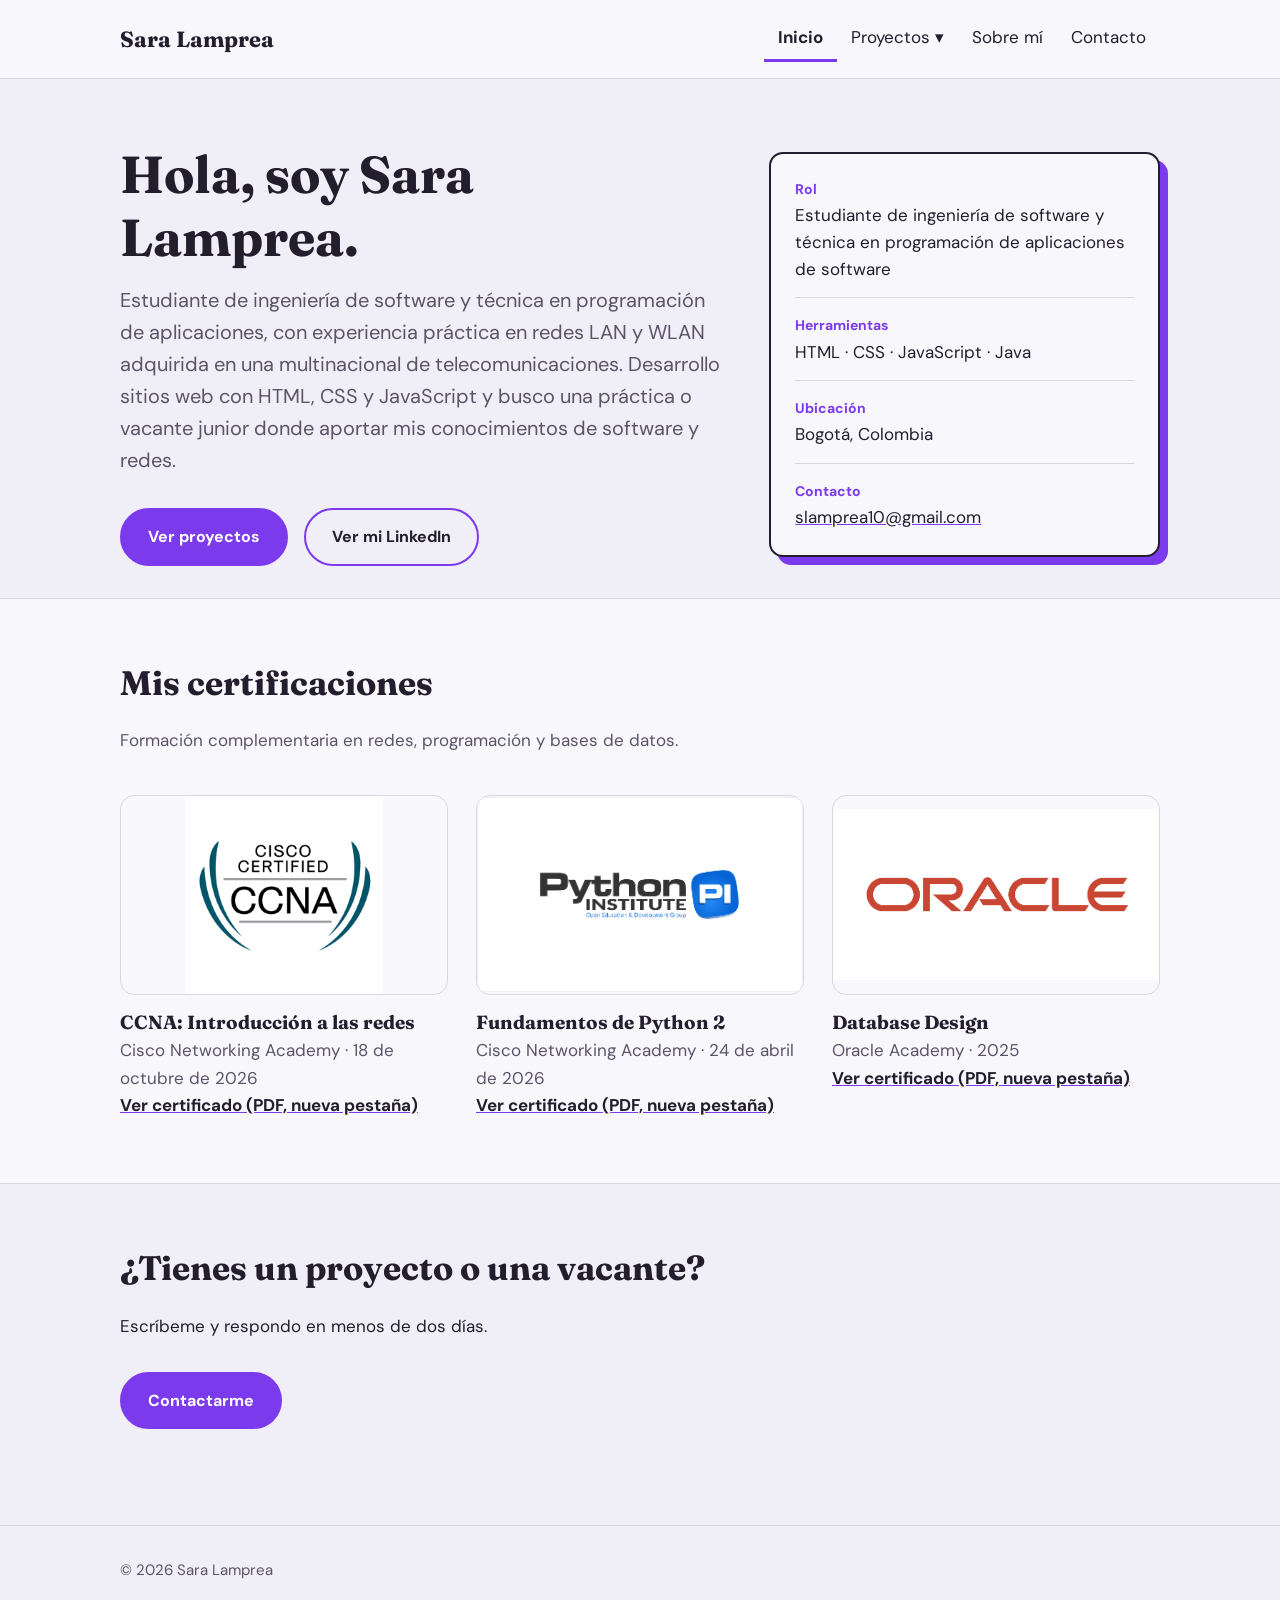
<file: index.html>
<!DOCTYPE html>
<html lang="es">
<head>
  <meta charset="UTF-8">
  <meta name="viewport" content="width=device-width, initial-scale=1">
  <title>Sara Lamprea | Portafolio</title>
  <meta name="description" content="Sara Lamprea, estudiante de ingeniería de software con experiencia práctica en redes LAN y WLAN. Proyectos web, certificaciones y perfil profesional.">
  <link rel="preconnect" href="https://fonts.googleapis.com">
  <link rel="preconnect" href="https://fonts.gstatic.com" crossorigin>
  <link href="https://fonts.googleapis.com/css2?family=DM+Sans:wght@400;500;700&family=Fraunces:opsz,wght@9..144,600;9..144,700&display=swap" rel="stylesheet">
  <link rel="stylesheet" href="style.css">
</head>
<body>
  <a class="skip" href="#contenido">Saltar al contenido</a>
  <header class="site-header">
    <div class="wrap header-inner">
      <a class="brand" href="index.html">Sara Lamprea</a>
      <nav aria-label="Principal">
        <ul class="nav">
          <li><a href="index.html" aria-current="page">Inicio</a></li>
          <li>
            <details>
              <summary>Proyectos</summary>
              <ul class="submenu">
                <li><a href="proyectos.html">Ver todos los proyectos</a></li>
                <li><a href="proyectos.html#proyecto-1">Fan page de Bridgerton</a></li>
                <li><a href="proyectos.html#proyecto-2">Calculadora de IMC</a></li>
                <li><a href="proyectos.html#proyecto-3">Portal de empleo</a></li>
              </ul>
            </details>
          </li>
          <li><a href="sobre-mi.html">Sobre mí</a></li>
          <li><a href="contacto.html">Contacto</a></li>
        </ul>
      </nav>
    </div>
  </header>

  <main id="contenido">
    <div class="wrap hero">
      <div>
        <h1>Hola, soy Sara Lamprea.</h1>
        <p class="lead">Estudiante de ingeniería de software y técnica en programación de aplicaciones, con experiencia práctica en redes LAN y WLAN adquirida en una multinacional de telecomunicaciones. Desarrollo sitios web con HTML, CSS y JavaScript y busco una práctica o vacante junior donde aportar mis conocimientos de software y redes.</p>
        <div class="btn-row">
          <a class="btn btn-primary" href="proyectos.html">Ver proyectos</a>
          <a class="btn btn-ghost" href="https://www.linkedin.com/in/sara-lamprea-904a59392/" target="_blank" rel="noopener">Ver mi LinkedIn</a>
        </div>
      </div>
      <aside class="ficha" aria-label="Resumen rápido">
        <dl>
          <dt>Rol</dt>
          <dd>Estudiante de ingeniería de software y técnica en programación de aplicaciones de software</dd>
          <dt>Herramientas</dt>
          <dd>HTML · CSS · JavaScript · Java</dd>
          <dt>Ubicación</dt>
          <dd>Bogotá, Colombia</dd>
          <dt>Contacto</dt>
          <dd><a href="mailto:slamprea10@gmail.com">slamprea10@gmail.com</a></dd>
        </dl>
      </aside>
    </div>

    <section class="section section-alt" id="certificaciones" aria-labelledby="certs">
      <div class="wrap">
        <h2 id="certs">Mis certificaciones</h2>
        <p class="section-intro">Formación complementaria en redes, programación y bases de datos.</p>

        <div class="grid cert-grid">
          <article class="cert">
            <img src="img/CCNA.png" alt="Certificado CCNA: Introducción a las redes" class="cert-img">
            <h3>CCNA: Introducción a las redes</h3>
            <p>Cisco Networking Academy · 18 de octubre de 2026</p>
            <a class="card-link" href="certificaciones/CCNA.pdf" target="_blank" rel="noopener">Ver certificado (PDF, nueva pestaña)</a>
          </article>
          <article class="cert">
            <img src="img/phyton.png" alt="Certificado Fundamentos de Python 2" class="cert-img">
            <h3>Fundamentos de Python 2</h3>
            <p>Cisco Networking Academy · 24 de abril de 2026</p>
            <a class="card-link" href="certificaciones/phyton-2.pdf" target="_blank" rel="noopener">Ver certificado (PDF, nueva pestaña)</a>
          </article>
          <article class="cert">
            <img src="img/oracle.png" alt="Certificado Database Design" class="cert-img">
            <h3>Database Design</h3>
            <p>Oracle Academy · 2025</p>
            <a class="card-link" href="certificaciones/databse.pdf" target="_blank" rel="noopener">Ver certificado (PDF, nueva pestaña)</a>
          </article>
        </div>
      </div>
    </section>

    <section class="section" aria-labelledby="cta">
      <div class="wrap">
        <h2 id="cta">¿Tienes un proyecto o una vacante?</h2>
        <p>Escríbeme y respondo en menos de dos días.</p>
        <div class="btn-row"><a class="btn btn-primary" href="contacto.html">Contactarme</a></div>
      </div>
    </section>
  </main>

  <footer class="site-footer">
    <div class="wrap">© 2026 Sara Lamprea </div>
  </footer>
</body>
</html>
</file>
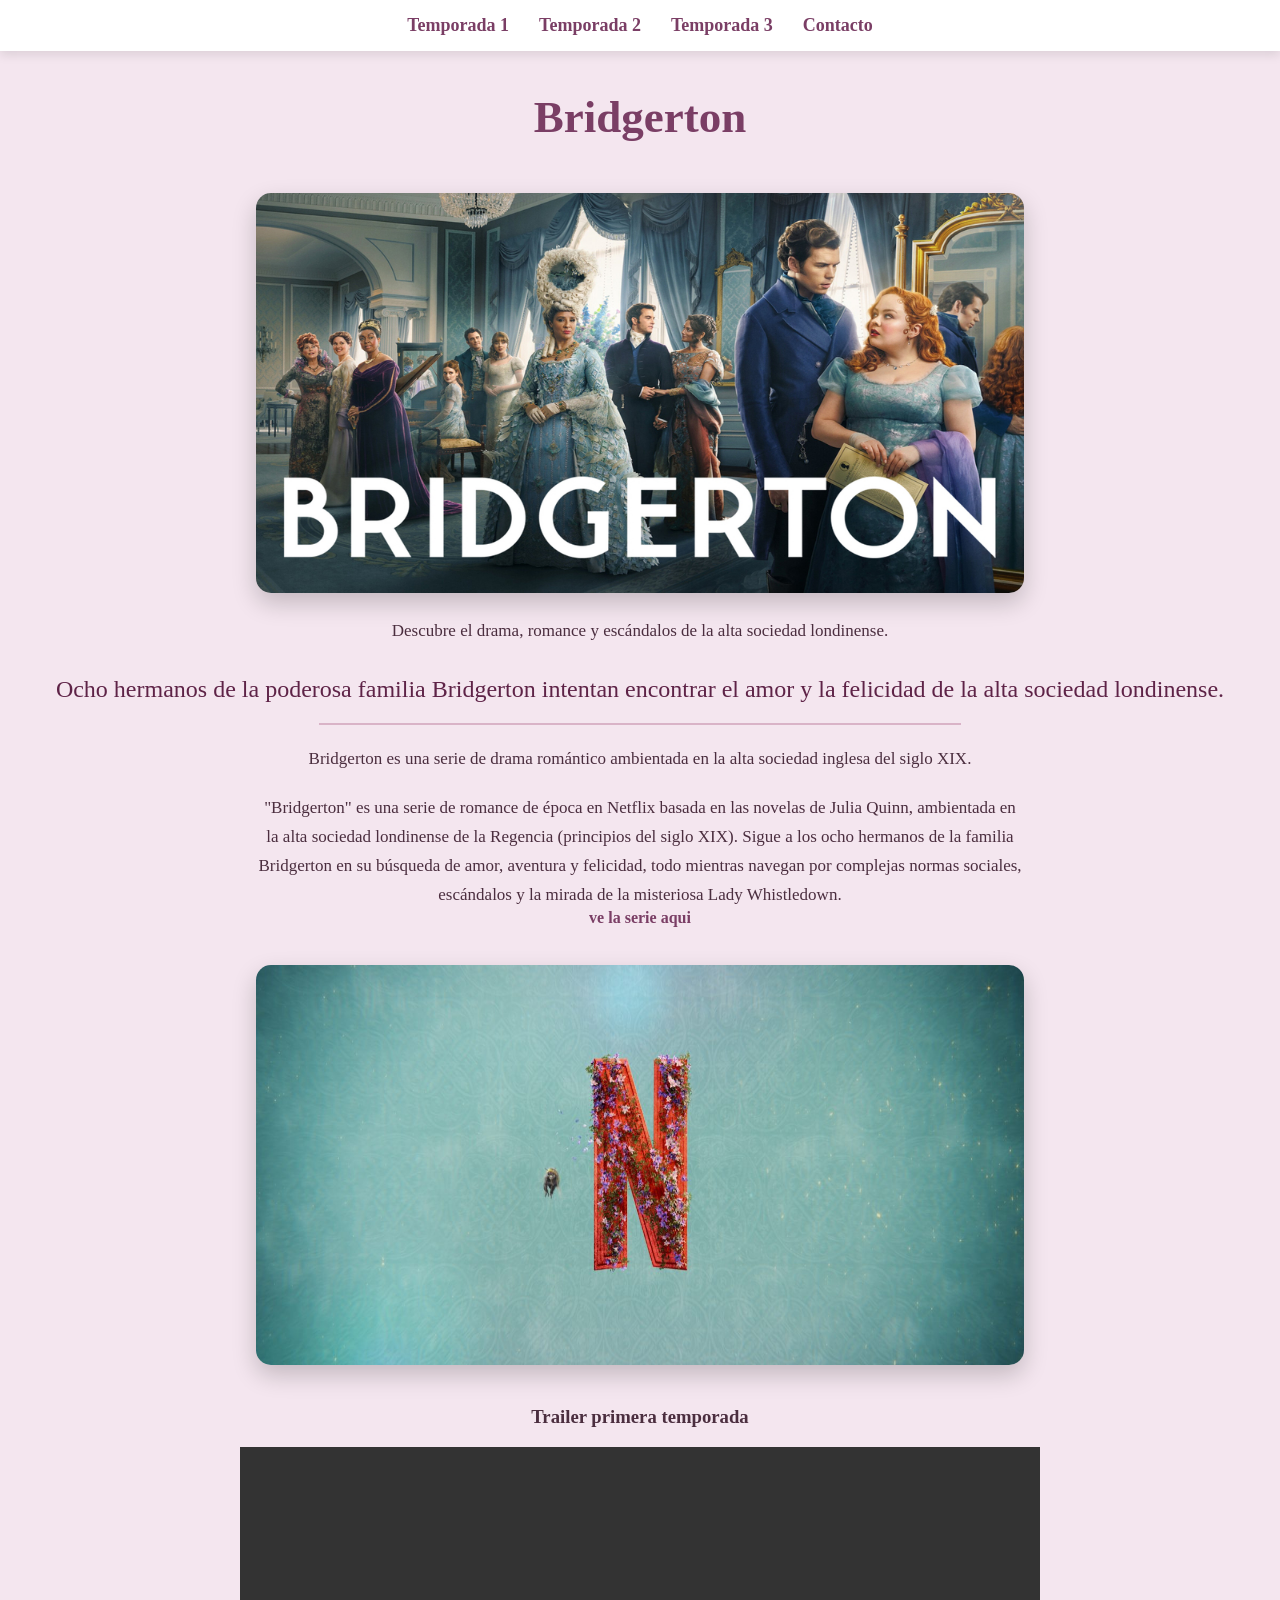
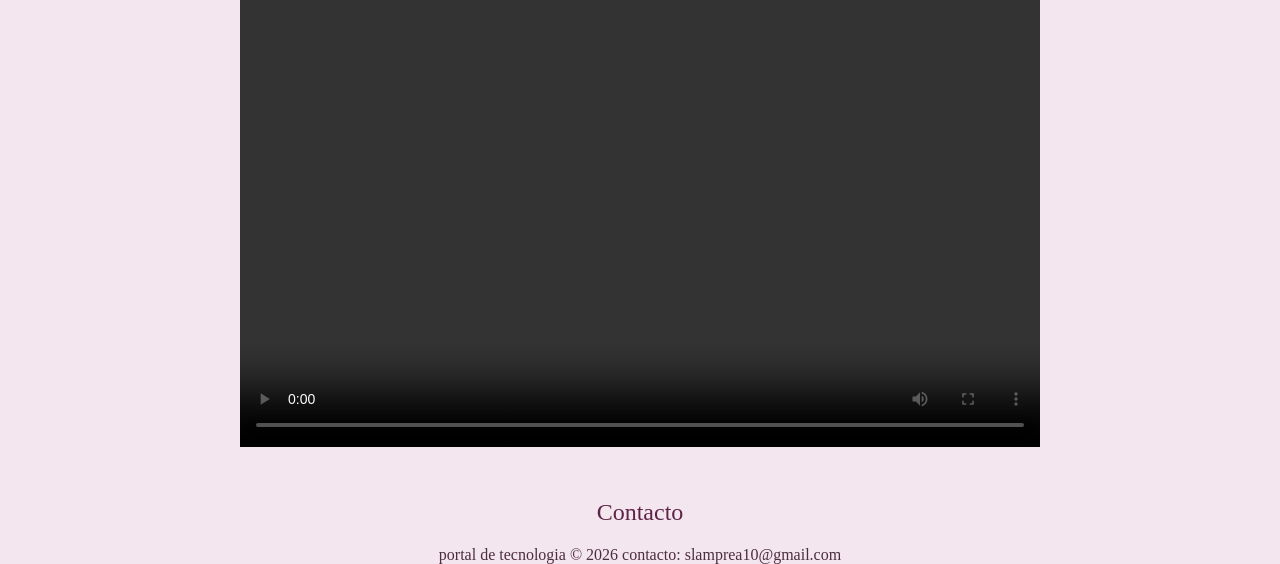
<file: introhtml/index.html>
<!DOCTYPE html>
<html lang="en">
<head>
    <title>Mi primera web</title>
    <link rel="stylesheet" href="style.css">
 
    
</head>
<body>
    <nav>
<ul>
<li><a href="temporada1.html">Temporada 1</a></li>
<li><a href="temporada2.html">Temporada 2</a></li>
<li><a href="temporada3.html">Temporada 3</a></li>
<li><a href="contacto.html">Contacto</a></li>
</ul>
</nav>
    
    <h1>Bridgerton</h1>
    <img src="img/Bridgerton.jpg"height="400" />
    <p>Descubre el drama, romance y escándalos de la alta sociedad londinense.</p>
    <h2>Ocho hermanos de la poderosa familia Bridgerton intentan encontrar el amor y la felicidad de la alta sociedad londinense.</h2>
    <hr>
    <p>Bridgerton es una serie de drama romántico ambientada en la alta sociedad inglesa del siglo XIX.
    </p>
    <p>"Bridgerton" es una serie de romance de época en Netflix basada en las novelas de
Julia Quinn, ambientada en la alta sociedad londinense de la Regencia (principios del siglo XIX). Sigue a los ocho hermanos de la familia Bridgerton en su búsqueda de amor, aventura y felicidad, todo mientras navegan por complejas normas sociales, escándalos y la mirada de la misteriosa Lady Whistledown.
        
 </p>
     <a target="_blank" href="https://www.netflix.com/title/80232398">ve la serie aqui</a>
     <br><br>
     <img src="img/netflix.jpg"height="400" />
     <br><br>
     <h3>Trailer primera temporada</h3>

<video width="800" height="600" controls>
    
    <source src="vd/Bridgerton _ Official Trailer _ Netflix.mp4" >
    Tu navegador no soporta video HTML5.
</video>
<br><br>
     <h2>Contacto</h2>

<footer>
 portal de tecnologia © 2026  contacto: slamprea10@gmail.com
</footer>
      
      
</body>
</html>
</file>
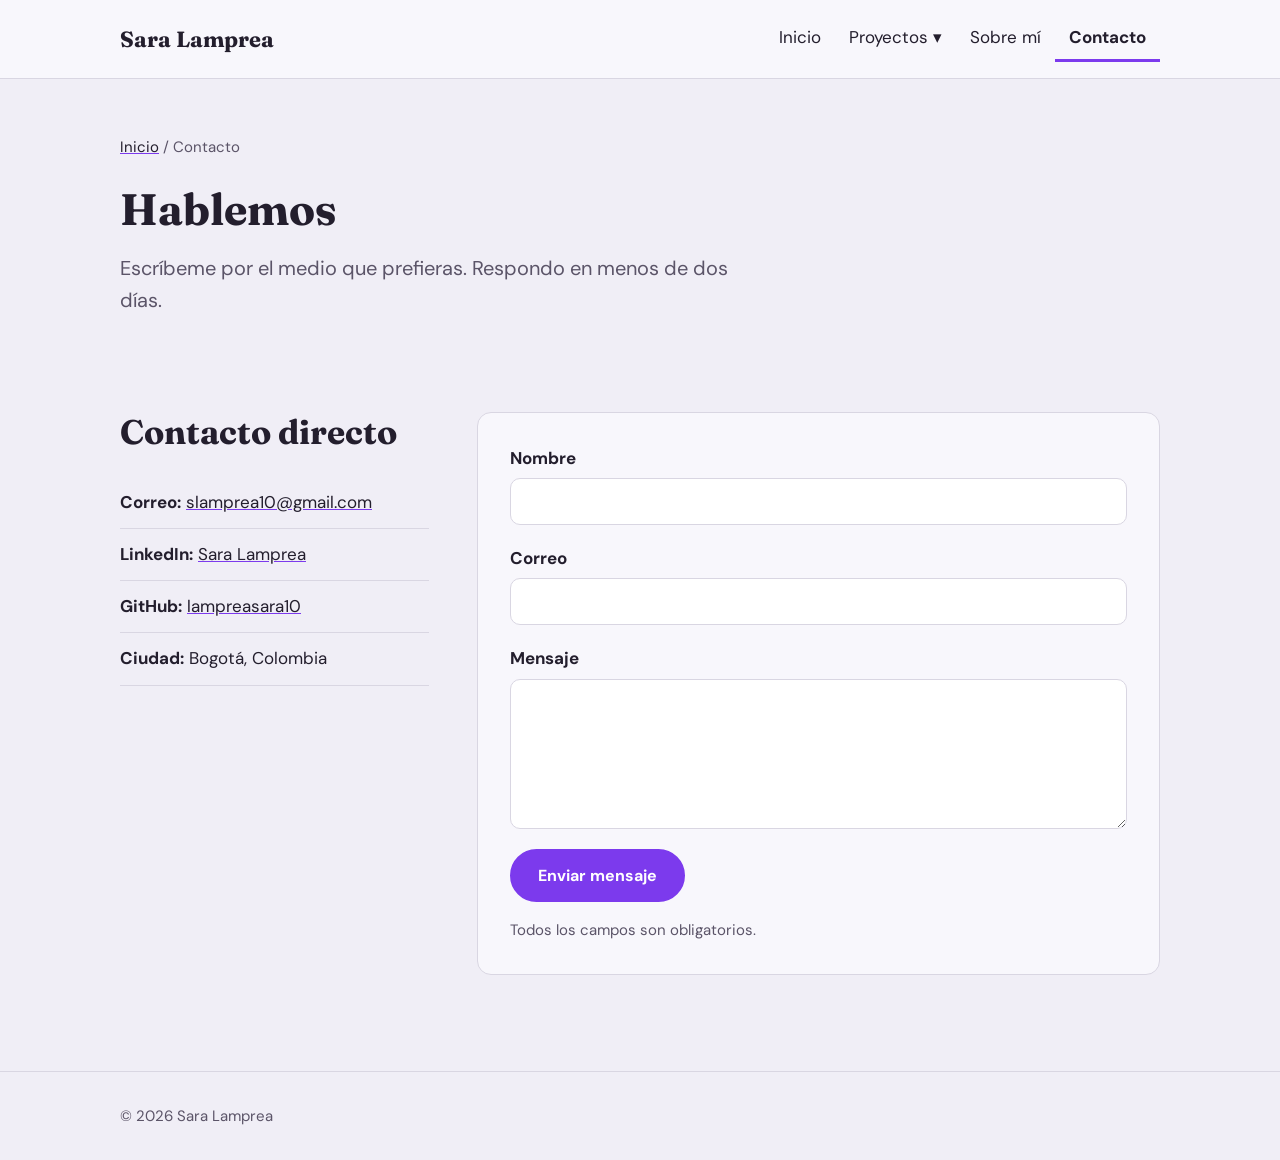
<file: contacto.html>
<!DOCTYPE html>
<html lang="es">
<head>
  <meta charset="UTF-8">
  <meta name="viewport" content="width=device-width, initial-scale=1">
  <title>Contacto | Sara Lamprea</title>
  <meta name="description" content="Formas de contactar a Sara Lamprea.">
  <link rel="preconnect" href="https://fonts.googleapis.com">
  <link rel="preconnect" href="https://fonts.gstatic.com" crossorigin>
  <link href="https://fonts.googleapis.com/css2?family=DM+Sans:wght@400;500;700&family=Fraunces:opsz,wght@9..144,600;9..144,700&display=swap" rel="stylesheet">
  <link rel="stylesheet" href="style.css">
</head>
<body>
  <a class="skip" href="#contenido">Saltar al contenido</a>
  <header class="site-header">
    <div class="wrap header-inner">
      <a class="brand" href="index.html">Sara Lamprea</a>
      <nav aria-label="Principal">
        <ul class="nav">
          <li><a href="index.html">Inicio</a></li>
          <li>
            <details>
              <summary>Proyectos</summary>
              <ul class="submenu">
                <li><a href="proyectos.html">Ver todos los proyectos</a></li>
                <li><a href="proyectos.html#proyecto-1">Fan page de Bridgerton</a></li>
                <li><a href="proyectos.html#proyecto-2">Calculadora de IMC</a></li>
                <li><a href="proyectos.html#proyecto-3">Portal de empleo</a></li>
              </ul>
            </details>
          </li>
          <li><a href="sobre-mi.html">Sobre mí</a></li>
          <li><a href="contacto.html" aria-current="page">Contacto</a></li>
        </ul>
      </nav>
    </div>
  </header>

  <main id="contenido">
    <div class="wrap page-head">
      <p class="crumbs"><a href="index.html">Inicio</a> / Contacto</p>
      <h1>Hablemos</h1>
      <p class="lead">Escríbeme por el medio que prefieras. Respondo en menos de dos días.</p>
    </div>
    <section class="section" aria-label="Formas de contacto">
      <div class="wrap two-col">
        <div>
          <h2>Contacto directo</h2>
          <ul class="contact-list">
            <li><strong>Correo:</strong> <a href="mailto:slamprea10@gmail.com">slamprea10@gmail.com</a></li>
            <li><strong>LinkedIn:</strong> <a href="https://www.linkedin.com/in/sara-lamprea-904a59392/" target="_blank" rel="noopener">Sara Lamprea</a></li>
            <li><strong>GitHub:</strong> <a href="https://github.com/lampreasara10" target="_blank" rel="noopener">lampreasara10</a></li>
            <li><strong>Ciudad:</strong> Bogotá, Colombia</li>
          </ul>
        </div>
        <form class="form" action="https://formspree.io/f/xljgwvyd" method="post">
          <label for="nombre">Nombre</label>
          <input type="text" id="nombre" name="nombre" required autocomplete="name">
          <label for="correo">Correo</label>
          <input type="email" id="correo" name="correo" required autocomplete="email">
          <label for="mensaje">Mensaje</label>
          <textarea id="mensaje" name="mensaje" required></textarea>
          <button class="btn btn-primary" type="submit">Enviar mensaje</button>
          <p class="form-note">Todos los campos son obligatorios.</p>
        </form>
      </div>
    </section>
  </main>

  <footer class="site-footer">
    <div class="wrap">© 2026 Sara Lamprea </div>
  </footer>
</body>
</html>
</file>
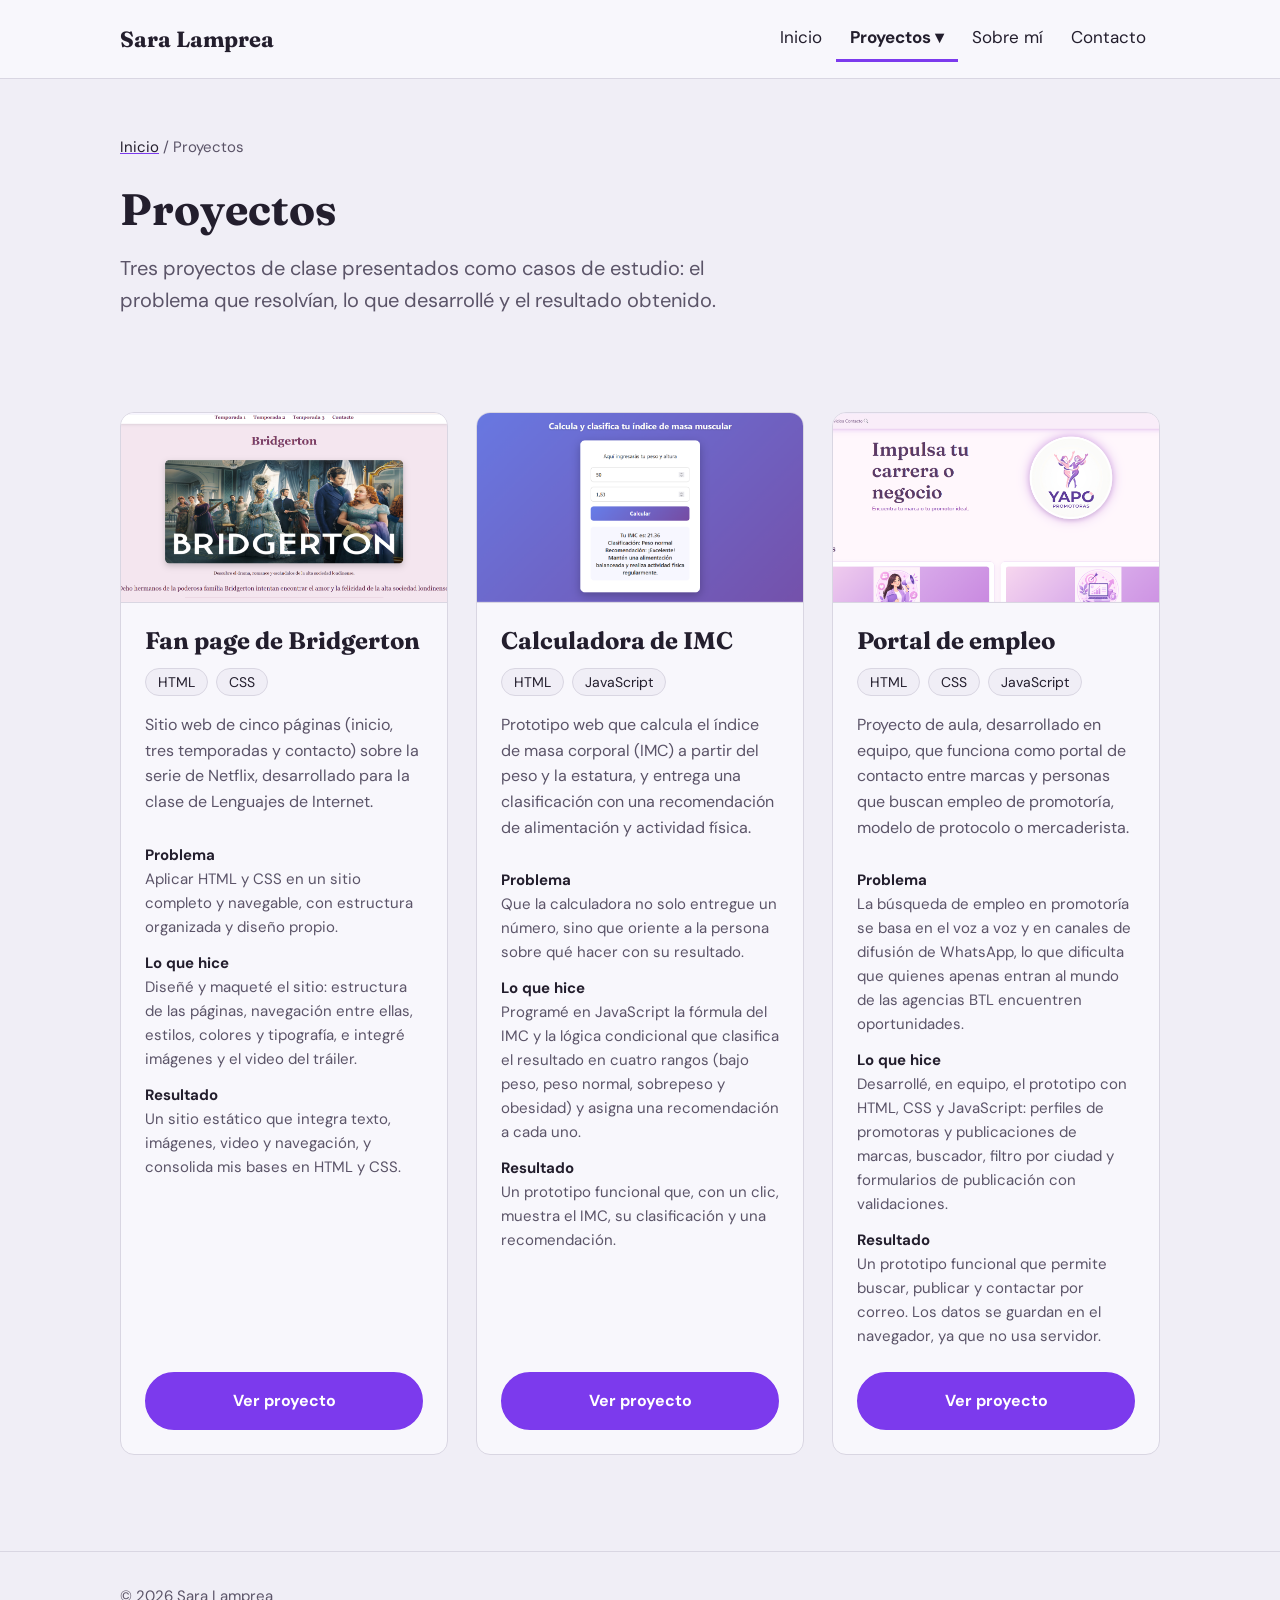
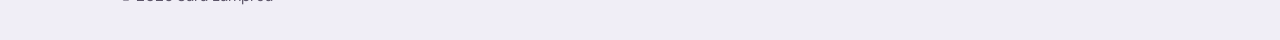
<file: proyectos.html>
<!DOCTYPE html>
<html lang="es">
<head>
  <meta charset="UTF-8">
  <meta name="viewport" content="width=device-width, initial-scale=1">
  <title>Proyectos | Sara Lamprea</title>
  <meta name="description" content="Casos de estudio de los proyectos de Sara Lamprea.">
  <link rel="preconnect" href="https://fonts.googleapis.com">
  <link rel="preconnect" href="https://fonts.gstatic.com" crossorigin>
  <link href="https://fonts.googleapis.com/css2?family=DM+Sans:wght@400;500;700&family=Fraunces:opsz,wght@9..144,600;9..144,700&display=swap" rel="stylesheet">
  <link rel="stylesheet" href="style.css">
</head>
<body>
  <a class="skip" href="#contenido">Saltar al contenido</a>
  <header class="site-header">
    <div class="wrap header-inner">
      <a class="brand" href="index.html">Sara Lamprea</a>
      <nav aria-label="Principal">
        <ul class="nav">
          <li><a href="index.html">Inicio</a></li>
          <li>
            <details>
              <summary aria-current="page">Proyectos</summary>
              <ul class="submenu">
                <li><a href="proyectos.html">Ver todos los proyectos</a></li>
                <li><a href="proyectos.html#proyecto-1">Fan page de Bridgerton</a></li>
                <li><a href="proyectos.html#proyecto-2">Calculadora de IMC</a></li>
                <li><a href="proyectos.html#proyecto-3">Portal de empleo</a></li>
              </ul>
            </details>
          </li>
          <li><a href="sobre-mi.html">Sobre mí</a></li>
          <li><a href="contacto.html">Contacto</a></li>
        </ul>
      </nav>
    </div>
  </header>

  <main id="contenido">
    <div class="wrap page-head">
      <p class="crumbs"><a href="index.html">Inicio</a> / Proyectos</p>
      <h1>Proyectos</h1>
      <p class="lead">Tres proyectos de clase presentados como casos de estudio: el problema que resolvían, lo que desarrollé y el resultado obtenido.</p>
    </div>
    <section class="section" aria-label="Casos de estudio">
      <div class="wrap proj-grid">

        <article class="proj" id="proyecto-1">
          <img src="img/bridgerton.png" alt="Captura de la fan page de Bridgerton" class="proj-img">
          <div class="proj-body">
            <h2>Fan page de Bridgerton</h2>
            <ul class="tags"><li>HTML</li><li>CSS</li></ul>
            <p class="proj-ctx">Sitio web de cinco páginas (inicio, tres temporadas y contacto) sobre la serie de Netflix, desarrollado para la clase de Lenguajes de Internet.</p>
            <dl class="proj-dl">
              <dt>Problema</dt><dd>Aplicar HTML y CSS en un sitio completo y navegable, con estructura organizada y diseño propio.</dd>
              <dt>Lo que hice</dt><dd>Diseñé y maqueté el sitio: estructura de las páginas, navegación entre ellas, estilos, colores y tipografía, e integré imágenes y el video del tráiler.</dd>
              <dt>Resultado</dt><dd>Un sitio estático que integra texto, imágenes, video y navegación, y consolida mis bases en HTML y CSS.</dd>
            </dl>
            <div class="proj-actions">
              <a class="btn btn-primary" href="introhtml/index.html">Ver proyecto</a>
            </div>
          </div>
        </article>

        <article class="proj" id="proyecto-2">
          <img src="img/imc.png" alt="Captura de la calculadora de IMC" class="proj-img">
          <div class="proj-body">
            <h2>Calculadora de IMC</h2>
            <ul class="tags"><li>HTML</li><li>JavaScript</li></ul>
            <p class="proj-ctx">Prototipo web que calcula el índice de masa corporal (IMC) a partir del peso y la estatura, y entrega una clasificación con una recomendación de alimentación y actividad física.</p>
            <dl class="proj-dl">
              <dt>Problema</dt><dd>Que la calculadora no solo entregue un número, sino que oriente a la persona sobre qué hacer con su resultado.</dd>
              <dt>Lo que hice</dt><dd>Programé en JavaScript la fórmula del IMC y la lógica condicional que clasifica el resultado en cuatro rangos (bajo peso, peso normal, sobrepeso y obesidad) y asigna una recomendación a cada uno.</dd>
              <dt>Resultado</dt><dd>Un prototipo funcional que, con un clic, muestra el IMC, su clasificación y una recomendación.</dd>
            </dl>
            <div class="proj-actions">
              <a class="btn btn-primary" href="calculadoraIMC/calculadoraIMC/Calcula/calculadora.html">Ver proyecto</a>
              
            </div>
          </div>
        </article>

        <article class="proj" id="proyecto-3">
          <img src="img/yapo.png" alt="Captura del portal de empleo YAPO" class="proj-img">
          <div class="proj-body">
            <h2>Portal de empleo</h2>
            <ul class="tags"><li>HTML</li><li>CSS</li><li>JavaScript</li></ul>
            <p class="proj-ctx">Proyecto de aula, desarrollado en equipo, que funciona como portal de contacto entre marcas y personas que buscan empleo de promotoría, modelo de protocolo o mercaderista.</p>
            <dl class="proj-dl">
              <dt>Problema</dt><dd>La búsqueda de empleo en promotoría se basa en el voz a voz y en canales de difusión de WhatsApp, lo que dificulta que quienes apenas entran al mundo de las agencias BTL encuentren oportunidades.</dd>
              <dt>Lo que hice</dt><dd>Desarrollé, en equipo, el prototipo con HTML, CSS y JavaScript: perfiles de promotoras y publicaciones de marcas, buscador, filtro por ciudad y formularios de publicación con validaciones.</dd>
              <dt>Resultado</dt><dd>Un prototipo funcional que permite buscar, publicar y contactar por correo. Los datos se guardan en el navegador, ya que no usa servidor.</dd>
            </dl>
            <div class="proj-actions">
              <a class="btn btn-primary" href="YAPO/Inicio.html">Ver proyecto</a>
              
            </div>
          </div>
        </article>

      </div>
    </section>
  </main>

  <footer class="site-footer">
    <div class="wrap">© 2026 Sara Lamprea </div>
  </footer>
</body>
</html>
</file>
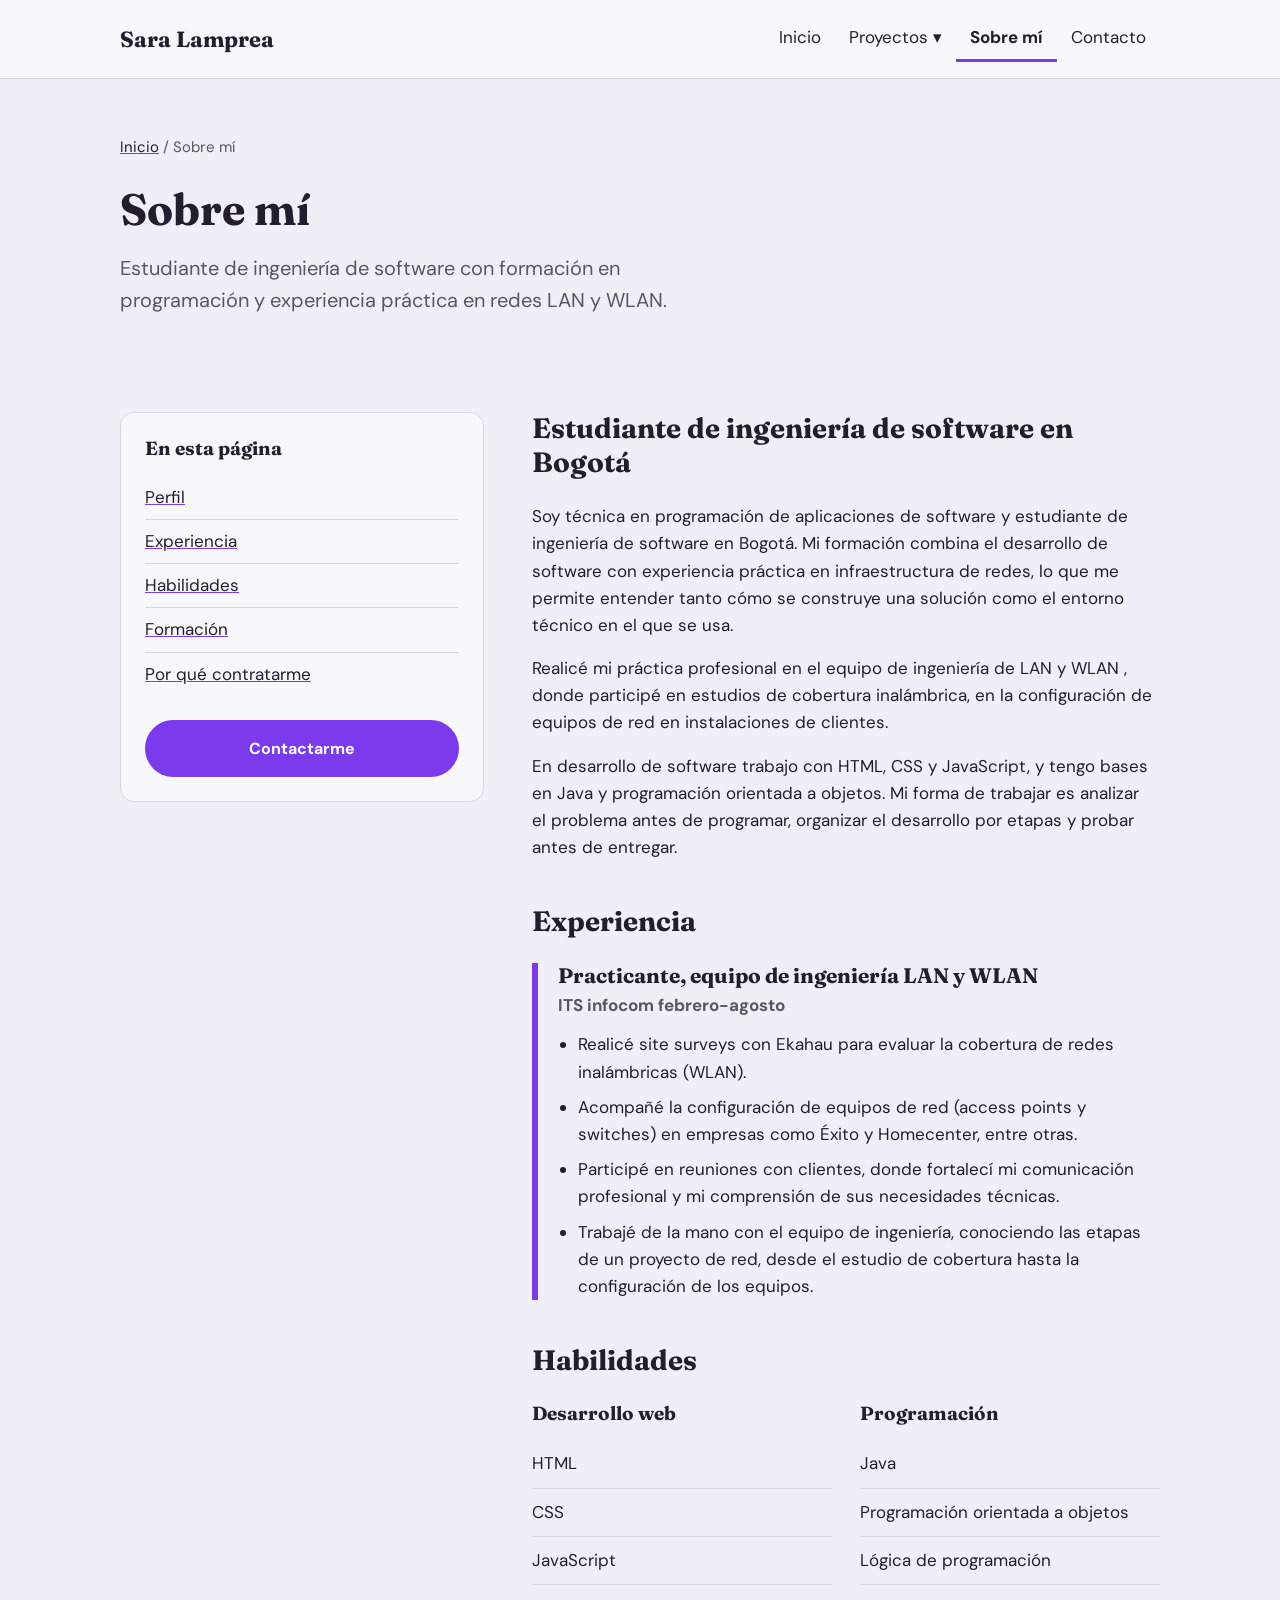
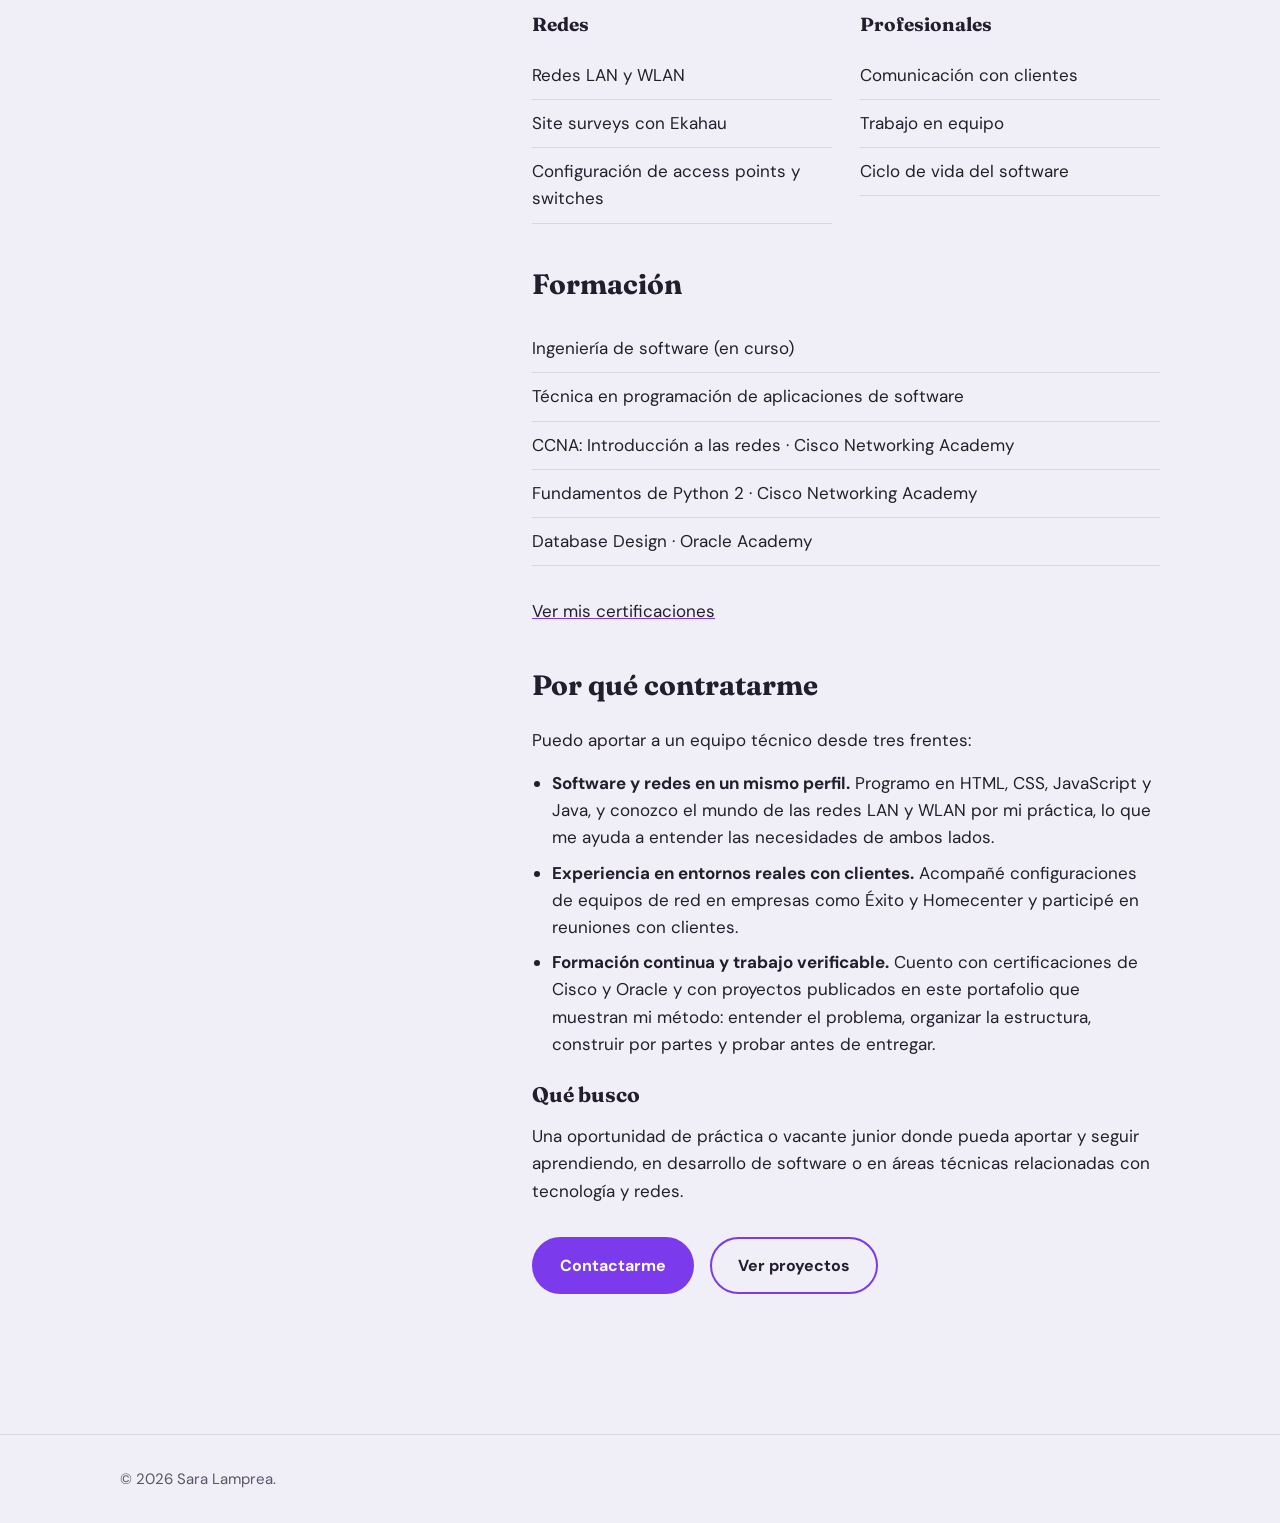
<file: sobre-mi.html>
<!DOCTYPE html>
<html lang="es">
<head>
  <meta charset="UTF-8">
  <meta name="viewport" content="width=device-width, initial-scale=1">
  <title>Sobre mí | Sara Lamprea</title>
  <meta name="description" content="Perfil, experiencia, formación y habilidades de Sara Lamprea.">
  <link rel="preconnect" href="https://fonts.googleapis.com">
  <link rel="preconnect" href="https://fonts.gstatic.com" crossorigin>
  <link href="https://fonts.googleapis.com/css2?family=DM+Sans:wght@400;500;700&family=Fraunces:opsz,wght@9..144,600;9..144,700&display=swap" rel="stylesheet">
  <link rel="stylesheet" href="style.css">
</head>
<body>
  <a class="skip" href="#contenido">Saltar al contenido</a>
  <header class="site-header">
    <div class="wrap header-inner">
      <a class="brand" href="index.html">Sara Lamprea</a>
      <nav aria-label="Principal">
        <ul class="nav">
          <li><a href="index.html">Inicio</a></li>
          <li>
            <details>
              <summary>Proyectos</summary>
              <ul class="submenu">
                <li><a href="proyectos.html">Ver todos los proyectos</a></li>
                <li><a href="proyectos.html#proyecto-1">Fan page de Bridgerton</a></li>
                <li><a href="proyectos.html#proyecto-2">Calculadora de IMC</a></li>
                <li><a href="proyectos.html#proyecto-3">Portal de empleo</a></li>
              </ul>
            </details>
          </li>
          <li><a href="sobre-mi.html" aria-current="page">Sobre mí</a></li>
          <li><a href="contacto.html">Contacto</a></li>
        </ul>
      </nav>
    </div>
  </header>

  <main id="contenido">
    <div class="wrap page-head">
      <p class="crumbs"><a href="index.html">Inicio</a> / Sobre mí</p>
      <h1>Sobre mí</h1>
      <p class="lead">Estudiante de ingeniería de software con formación en programación y experiencia práctica en redes LAN y WLAN.</p>
    </div>
    <section class="section" aria-label="Biografía">
      <div class="wrap two-col">

        <aside class="toc" aria-label="En esta página">
          <h3>En esta página</h3>
          <ul>
            <li><a href="#perfil">Perfil</a></li>
            <li><a href="#experiencia">Experiencia</a></li>
            <li><a href="#habilidades">Habilidades</a></li>
            <li><a href="#formacion">Formación</a></li>
            <li><a href="#contratarme">Por qué contratarme</a></li>
          </ul>
          <a class="btn btn-primary" href="contacto.html">Contactarme</a>
        </aside>

        <div class="about">
          <section id="perfil">
            <h2>Estudiante de ingeniería de software en Bogotá</h2>
            <p>Soy técnica en programación de aplicaciones de software y estudiante de ingeniería de software en Bogotá. Mi formación combina el desarrollo de software con experiencia práctica en infraestructura de redes, lo que me permite entender tanto cómo se construye una solución como el entorno técnico en el que se usa.</p>
            <p>Realicé mi práctica profesional en el equipo de ingeniería de LAN y WLAN , donde participé en estudios de cobertura inalámbrica, en la configuración de equipos de red en instalaciones de clientes.</p>
            <p>En desarrollo de software trabajo con HTML, CSS y JavaScript, y tengo bases en Java y programación orientada a objetos. Mi forma de trabajar es analizar el problema antes de programar, organizar el desarrollo por etapas y probar antes de entregar.</p>
          </section>

          <section id="experiencia">
            <h2>Experiencia</h2>
            <article class="exp">
              <h3>Practicante, equipo de ingeniería LAN y WLAN</h3>
              <p class="exp-org">ITS infocom febrero-agosto</p>
              <ul>
                <li>Realicé site surveys con Ekahau para evaluar la cobertura de redes inalámbricas (WLAN).</li>
                <li>Acompañé la configuración de equipos de red (access points y switches) en empresas como Éxito y Homecenter, entre otras.</li>
                <li>Participé en reuniones con clientes, donde fortalecí mi comunicación profesional y mi comprensión de sus necesidades técnicas.</li>
                <li>Trabajé de la mano con el equipo de ingeniería, conociendo las etapas de un proyecto de red, desde el estudio de cobertura hasta la configuración de los equipos.</li>
              </ul>
            </article>
          </section>

          <section id="habilidades">
            <h2>Habilidades</h2>
            <div class="skill-groups">
              <div><h3>Desarrollo web</h3><ul class="skills"><li>HTML</li><li>CSS</li><li>JavaScript</li></ul></div>
              <div><h3>Programación</h3><ul class="skills"><li>Java</li><li>Programación orientada a objetos</li><li>Lógica de programación</li></ul></div>
              <div><h3>Redes</h3><ul class="skills"><li>Redes LAN y WLAN</li><li>Site surveys con Ekahau</li><li>Configuración de access points y switches</li></ul></div>
              <div><h3>Profesionales</h3><ul class="skills"><li>Comunicación con clientes</li><li>Trabajo en equipo</li><li>Ciclo de vida del software</li></ul></div>
            </div>
          </section>

          <section id="formacion">
            <h2>Formación</h2>
            <ul class="skills">
              <li>Ingeniería de software (en curso)</li>
              <li>Técnica en programación de aplicaciones de software</li>
              <li>CCNA: Introducción a las redes · Cisco Networking Academy</li>
              <li>Fundamentos de Python 2 · Cisco Networking Academy</li>
              <li>Database Design · Oracle Academy</li>
            </ul>
            <p><a href="index.html#certificaciones">Ver mis certificaciones</a></p>
          </section>

          <section id="contratarme">
            <h2>Por qué contratarme</h2>
            <p>Puedo aportar a un equipo técnico desde tres frentes:</p>
            <ul class="why">
              <li><strong>Software y redes en un mismo perfil.</strong> Programo en HTML, CSS, JavaScript y Java, y conozco el mundo de las redes LAN y WLAN por mi práctica, lo que me ayuda a entender las necesidades de ambos lados.</li>
              <li><strong>Experiencia en entornos reales con clientes.</strong> Acompañé configuraciones de equipos de red en empresas como Éxito y Homecenter y participé en reuniones con clientes.</li>
              <li><strong>Formación continua y trabajo verificable.</strong> Cuento con certificaciones de Cisco y Oracle y con proyectos publicados en este portafolio que muestran mi método: entender el problema, organizar la estructura, construir por partes y probar antes de entregar.</li>
            </ul>
            <h3>Qué busco</h3>
            <p>Una oportunidad de práctica o vacante junior donde pueda aportar y seguir aprendiendo, en desarrollo de software o en áreas técnicas relacionadas con tecnología y redes.</p>
            <div class="btn-row">
              <a class="btn btn-primary" href="contacto.html">Contactarme</a>
              <a class="btn btn-ghost" href="proyectos.html">Ver proyectos</a>
            </div>
          </section>
        </div>
      </div>
    </section>
  </main>

  <footer class="site-footer">
    <div class="wrap">© 2026 Sara Lamprea.</div>
  </footer>
</body>
</html>
</file>
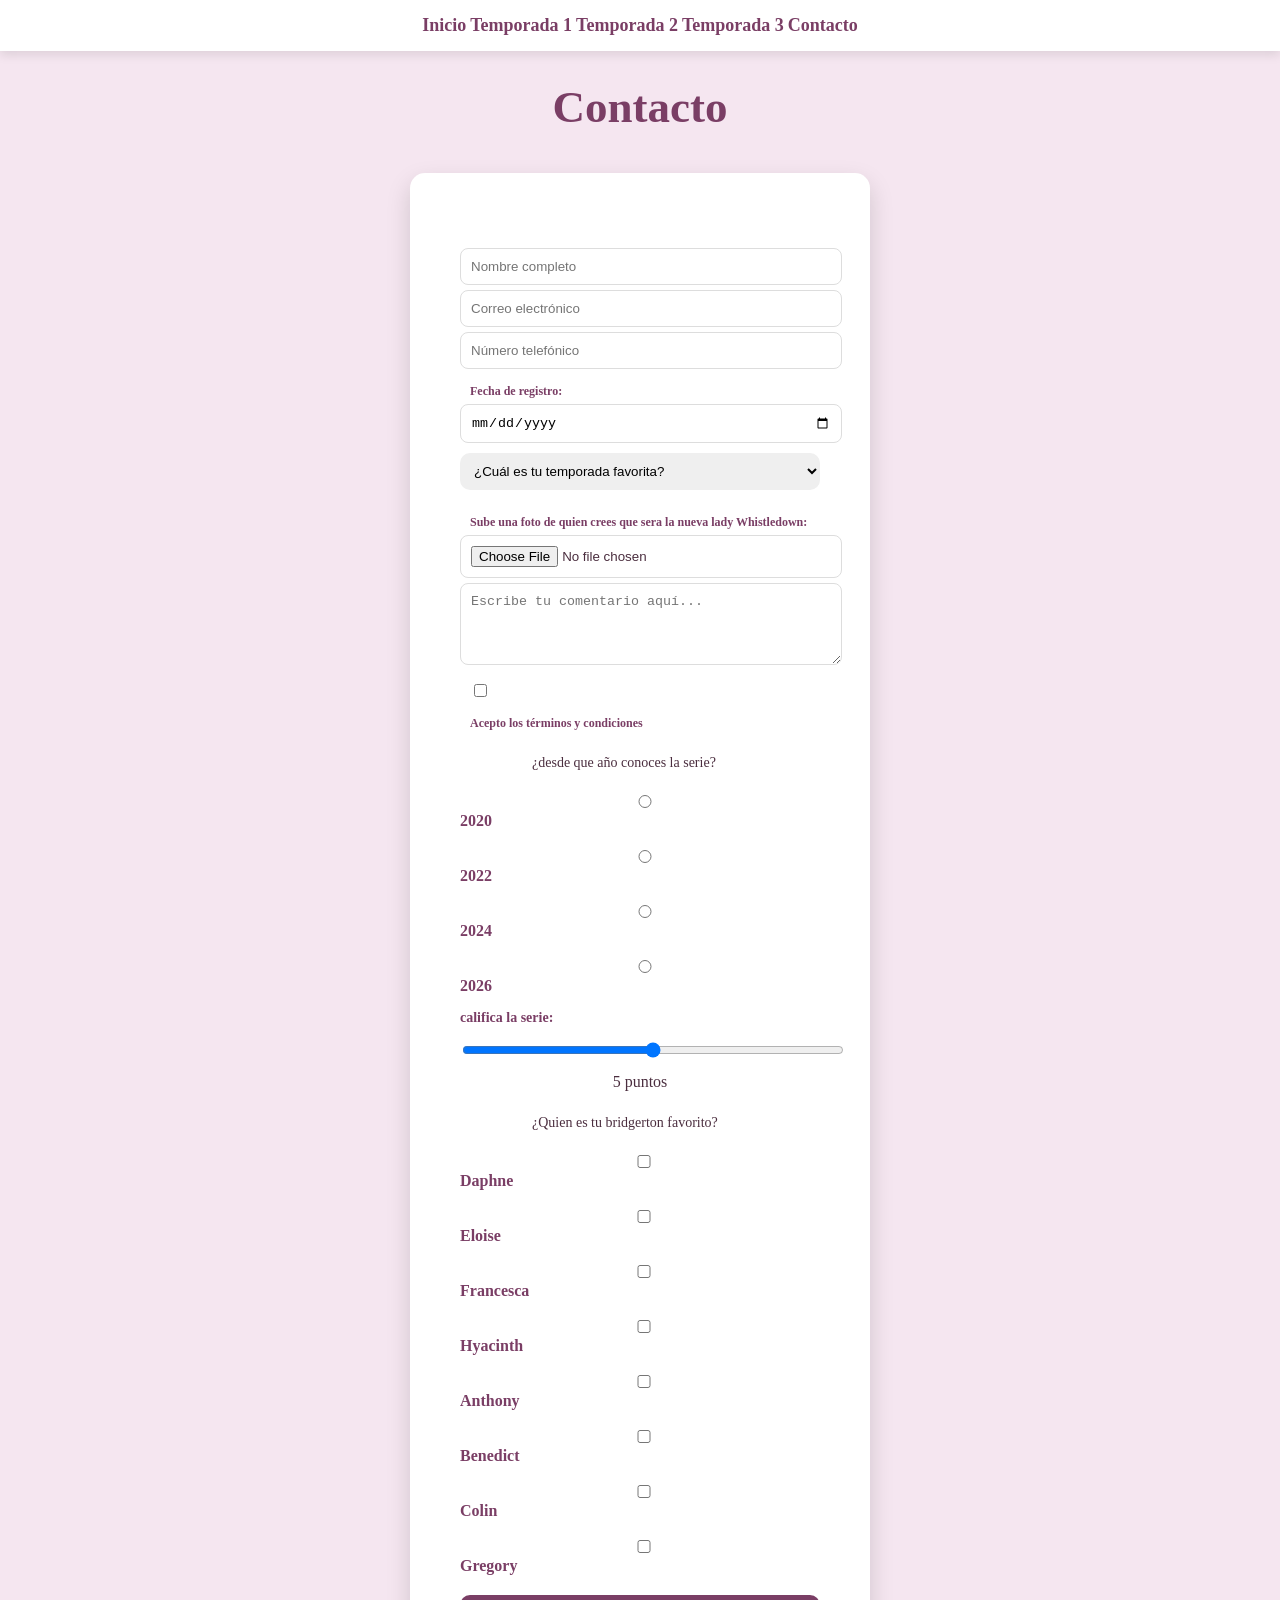
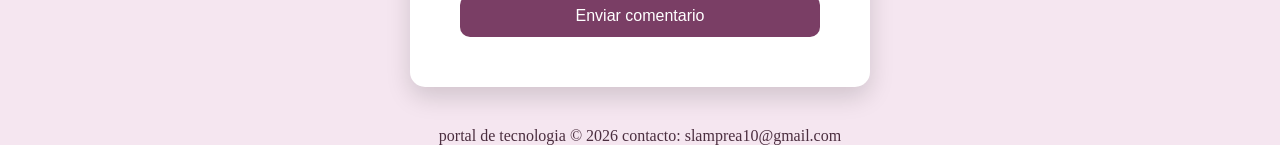
<file: introhtml/contacto.html>
<!DOCTYPE html>
<html lang="es">
<head>
<meta charset="UTF-8">
<title>Contacto - Bridgerton</title>
<link rel="stylesheet" href="style.css">

</head>

<body class="contacto">
    

<nav>
<a href="index.html">Inicio</a>
<a href="temporada1.html">Temporada 1</a>
<a href="temporada2.html">Temporada 2</a>
<a href="temporada3.html">Temporada 3</a>
<a href="contacto.html">Contacto</a>
</nav>

<h1>Contacto</h1>

<div class="form-container">

<form action="#" method="POST" enctype="multipart/form-data">
 
            <input type="text" name="nombre" placeholder="Nombre completo" required>
            <input type="email" name="correo" placeholder="Correo electrónico" required>
            <input type="tel" name="telefono" placeholder="Número telefónico">
 
            <label style="display:block; text-align:left; margin-left:10px; font-size:12px;">Fecha de registro:</label>
            <input type="date" name="fecha">
 
            <select name="motivo" style="width:100%; margin:10px 0; padding:10px; border-radius:10px; border:none;">
                <option value="" disabled selected>¿Cuál es tu temporada favorita?</option>
                <option value="temp1">temporada 1</option>
                <option value="temp2">temporada 2</option>
                <option value="temp3">temporada 3</option>
                <option value="temp4">temporada 4</option>
            </select>
 
            <label style="display:block; text-align:left; margin-left:10px; font-size:12px;">Sube una foto de quien crees que sera la nueva lady Whistledown:</label>
            <input type="file" name="archivo" accept="image/*">
 
            <textarea name="comentario" placeholder="Escribe tu comentario aquí..." rows="4"></textarea>
 
            <div style="text-align:left; margin:10px;">
                <input type="checkbox" id="terminos" name="terminos" required style="width:auto;">
                <label for="terminos" style="font-size:12px;">Acepto los términos y condiciones</label>
            </div>
            <div class="grupo-input">
                <p style="text-align:left; font-size:14px; margin-bottom:10px;">¿desde que año conoces la serie?</p>
                <label><input type="radio" name="origen" value="instagram"> 2020</label>
                <label><input type="radio" name="origen" value="amigo"> 2022</label>
                <label><input type="radio" name="origen" value="publicidad"> 2024</label>
                <label><input type="radio" name="origen" value="publicidad"> 2026</label>
            </div>
 
            <div class="grupo-input">
                <label style="display:block; text-align:left; font-size:14px;">califica la serie:</label>
                <input type="range" name="presupuesto" min="0" max="10" step="1"
                    oninput="this.nextElementSibling.value = this.value">
                <output>5</output><span> puntos</span>
            </div>
 
            <div class="grupo-input">
                <p style="text-align:left; font-size:14px; margin-bottom:10px;">¿Quien es tu bridgerton favorito?</p>
                <label><input type="checkbox" name="Bridgerton" value="Daphne"> Daphne</label>
                <label><input type="checkbox" name="Bridgerton" value="Eloise"> Eloise</label>
                <label><input type="checkbox" name="Bridgerton" value="Francesca"> Francesca</label>
                <label><input type="checkbox" name="Bridgerton" value="Hyacinth">Hyacinth</label>
                <label><input type="checkbox" name="Bridgerton" value="Anthony"> Anthony</label>
                <label><input type="checkbox" name="Bridgerton" value="Benedict"> Benedict</label>
                <label><input type="checkbox" name="Bridgerton" value="Colin"> Colin</label>
                <label><input type="checkbox" name="Bridgerton" value="Gregory"> Gregory</label>
            </div>
            <button type="submit">Enviar comentario</button>
        </form>
    </section>
</div>

<footer>
 portal de tecnologia © 2026  contacto: slamprea10@gmail.com
</footer>

</body>
</html>
</file>
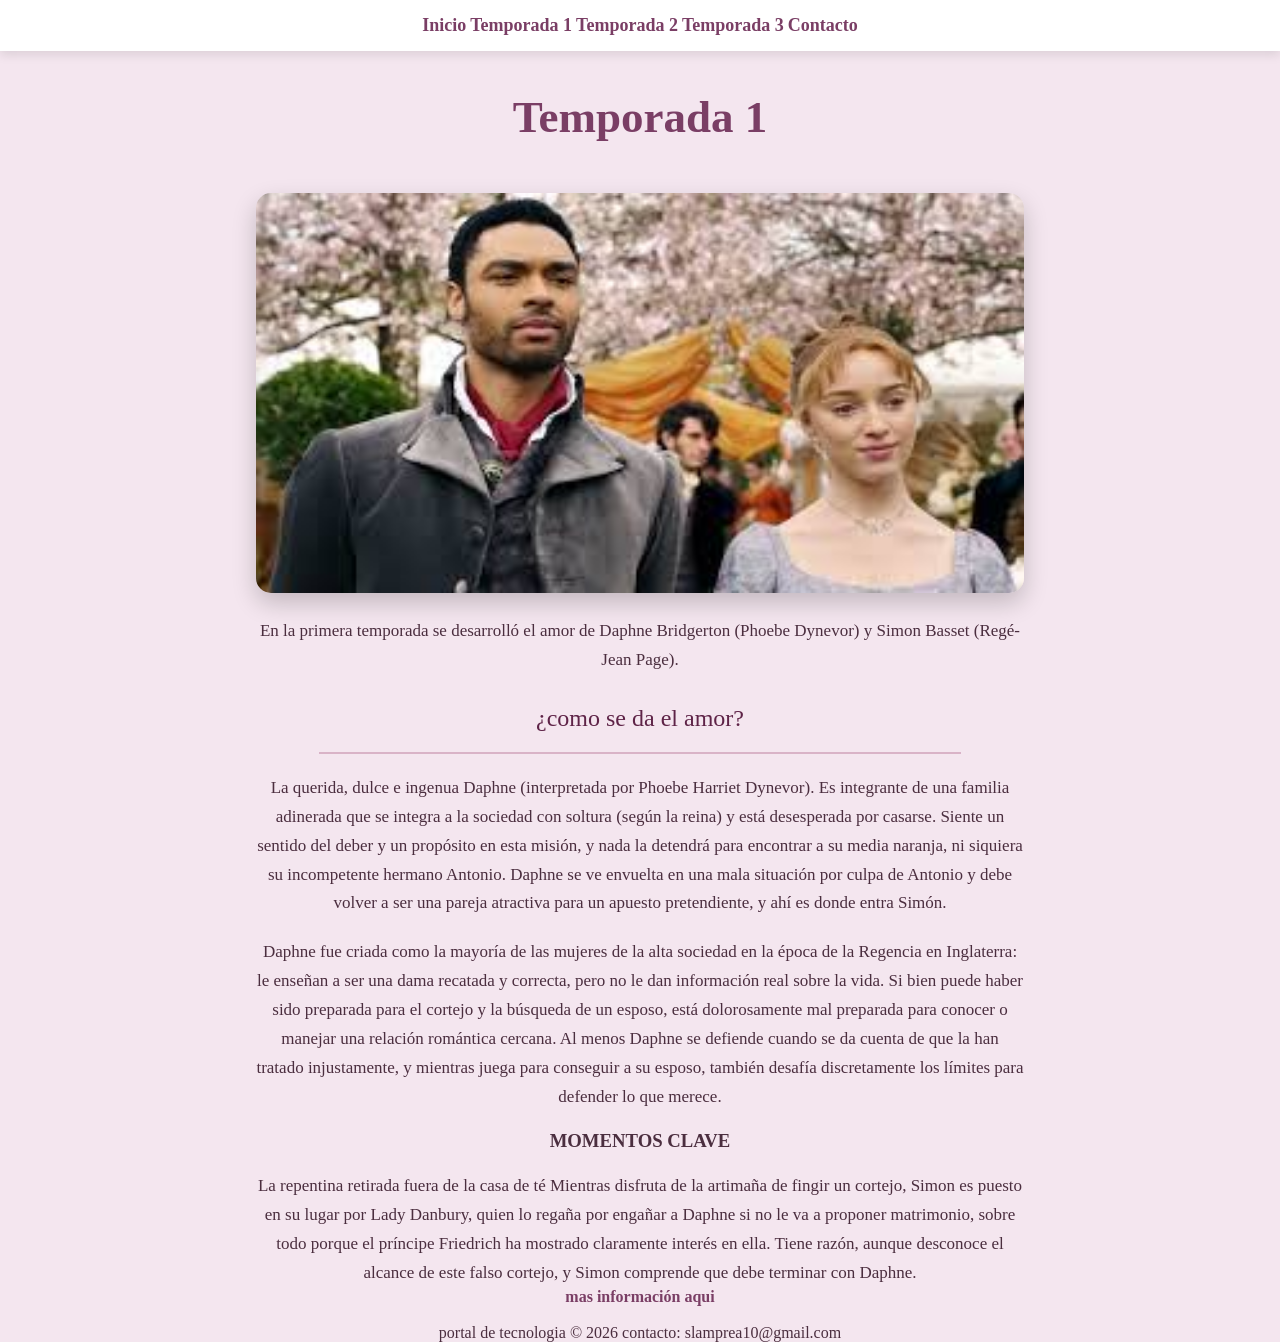
<file: introhtml/temporada1.html>
<!DOCTYPE html>
<html lang="en">
<head>
    <title>temporada 1</title>
    <link rel="stylesheet" href="style.css">
 
</head>
<body>
   <nav>
<a href="index.html">Inicio</a>
<a href="temporada1.html">Temporada 1</a>
<a href="temporada2.html">Temporada 2</a>
<a href="temporada3.html">Temporada 3</a>
<a href="contacto.html">Contacto</a>


</nav>
    
    <h1>Temporada 1</h1>
    <img src="img/temp1.jpeg"height="400" />
    <p>En la primera temporada se desarrolló el amor de Daphne Bridgerton (Phoebe Dynevor) y Simon Basset (Regé-Jean Page). </p>
    <h2>¿como se da el amor?</h2>
    <hr>
    <p>La querida, dulce e ingenua Daphne (interpretada por Phoebe Harriet Dynevor). Es integrante de una familia adinerada que se integra a la sociedad con soltura (según la reina) y está desesperada por casarse. Siente un sentido del deber y un propósito en esta misión, y nada la detendrá para encontrar a su media naranja, ni siquiera su incompetente hermano Antonio. Daphne se ve envuelta en una mala situación por culpa de Antonio y debe volver a ser una pareja atractiva para un apuesto pretendiente, y ahí es donde entra Simón.
    </p>
    <p>Daphne fue criada como la mayoría de las mujeres de la alta sociedad en la época de la Regencia en Inglaterra: le enseñan a ser una dama recatada y correcta, pero no le dan información real sobre la vida. Si bien puede haber sido preparada para el cortejo y la búsqueda de un esposo, está dolorosamente mal preparada para conocer o manejar una relación romántica cercana. Al menos Daphne se defiende cuando se da cuenta de que la han tratado injustamente, y mientras juega para conseguir a su esposo, también desafía discretamente los límites para defender lo que merece. </p>
        <h3>MOMENTOS CLAVE </h3>
        <p> La repentina retirada fuera de la casa de té

Mientras disfruta de la artimaña de fingir un cortejo, Simon es puesto en su lugar por Lady Danbury, quien lo regaña por engañar a Daphne si no le va a proponer matrimonio, sobre todo porque el príncipe Friedrich ha mostrado claramente interés en ella. Tiene razón, aunque desconoce el alcance de este falso cortejo, y Simon comprende que debe terminar con Daphne.</p>
 
     <a target="_blank" href="https://drisabellemorley-com.translate.goog/realistic-romance-daphne-and-simon-from-bridgerton-season-1/?_x_tr_sl=en&_x_tr_tl=es&_x_tr_hl=es&_x_tr_pto=tc">mas información aqui</a>
     <br><br>
 <footer>
 portal de tecnologia © 2026  contacto: slamprea10@gmail.com
</footer>
</body>
</html>
</file>
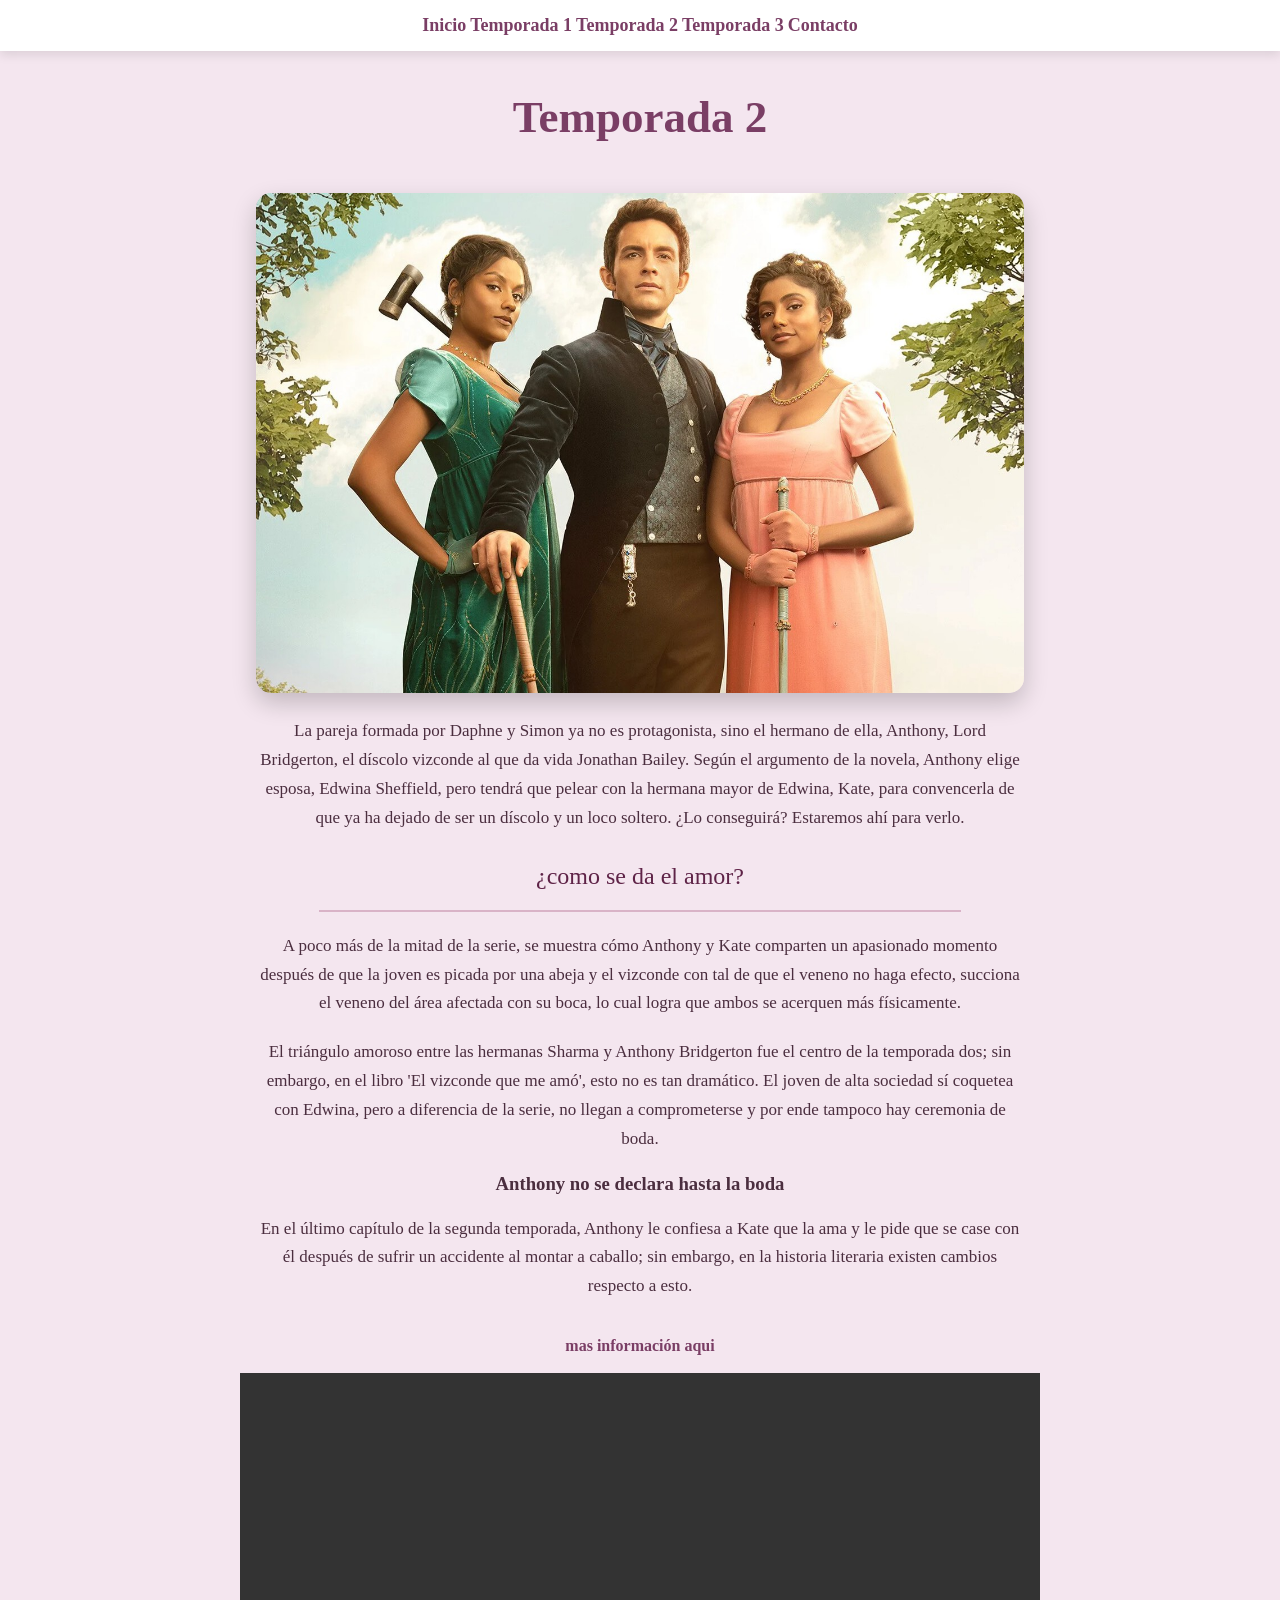
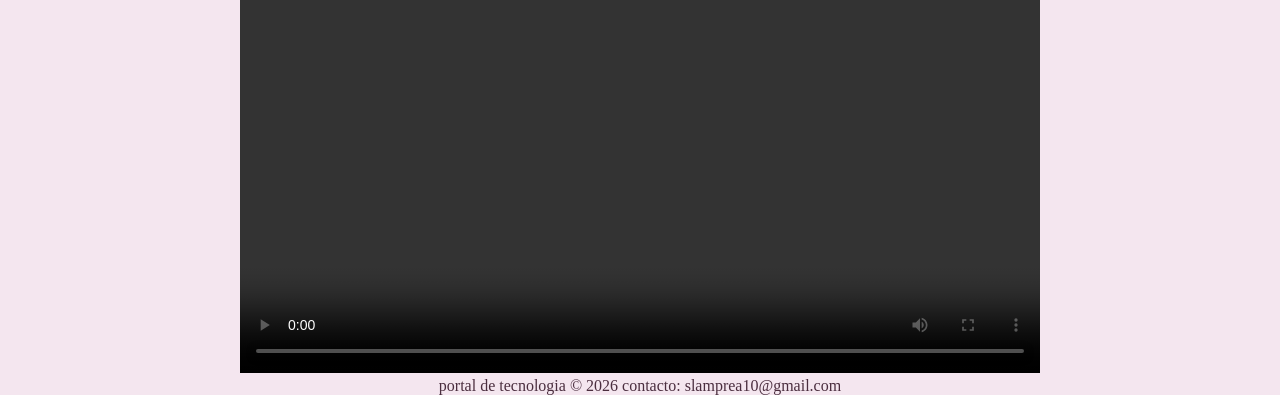
<file: introhtml/temporada2.html>
<!DOCTYPE html>
<html lang="en">
<head>
    <title>temporada 2</title>
    <link rel="stylesheet" href="style.css">
 
</head>
<body>
   <nav>
<a href="index.html">Inicio</a>
<a href="temporada1.html">Temporada 1</a>
<a href="temporada2.html">Temporada 2</a>
<a href="temporada3.html">Temporada 3</a>
<a href="contacto.html">Contacto</a>

</nav>
    
    <h1>Temporada 2</h1>
    <img src="img/temp2.jpeg"height="500" />
    <p>La pareja formada por Daphne y Simon ya no es protagonista, sino el hermano de ella, Anthony, Lord Bridgerton, el díscolo vizconde al que da vida Jonathan Bailey. Según el argumento de la novela, Anthony elige esposa, Edwina Sheffield,
         pero tendrá que pelear con la hermana mayor de Edwina, Kate, para convencerla de que ya ha dejado de ser un díscolo y un loco
          soltero. ¿Lo conseguirá? Estaremos ahí para verlo. </p>
    <h2>¿como se da el amor?</h2>
    <hr>
    <p>A poco más de la mitad de la serie, se muestra cómo Anthony y Kate comparten un apasionado momento después de que la joven es picada por una abeja y el vizconde con tal de que el veneno no haga efecto, succiona el veneno del área afectada
         con su boca, lo cual logra que ambos se acerquen más físicamente.
    </p>
    <p>El triángulo amoroso entre las hermanas Sharma y Anthony Bridgerton fue el centro de la temporada dos; sin embargo, en el libro 'El vizconde que me amó', esto no es tan dramático. El joven de alta sociedad sí coquetea con Edwina, pero a diferencia de la serie,
         no llegan a comprometerse y por ende tampoco hay ceremonia de boda.</p>
        <h3>Anthony no se declara hasta la boda </h3>
        <p> En el último capítulo de la segunda temporada, Anthony le confiesa a Kate que la ama y le pide que se case con él después de sufrir un accidente al montar a caballo; sin embargo, en la historia literaria existen cambios respecto a esto.</p>
     <br><br>
     <a target="_blank" href="https://www.univision.com/entretenimiento/cine-y-series/cambios-de-la-historia-de-amor-entre-anthony-y-kate-en-la-serie-bridgerton">mas información aqui</a>
     <br><br>
     <video width="800" height="600" controls>
   
    <source src="vd/temp2.mp4" >
    
</video>
     <footer>
 portal de tecnologia © 2026  contacto: slamprea10@gmail.com
</footer>
 
</body>
</html>
</file>
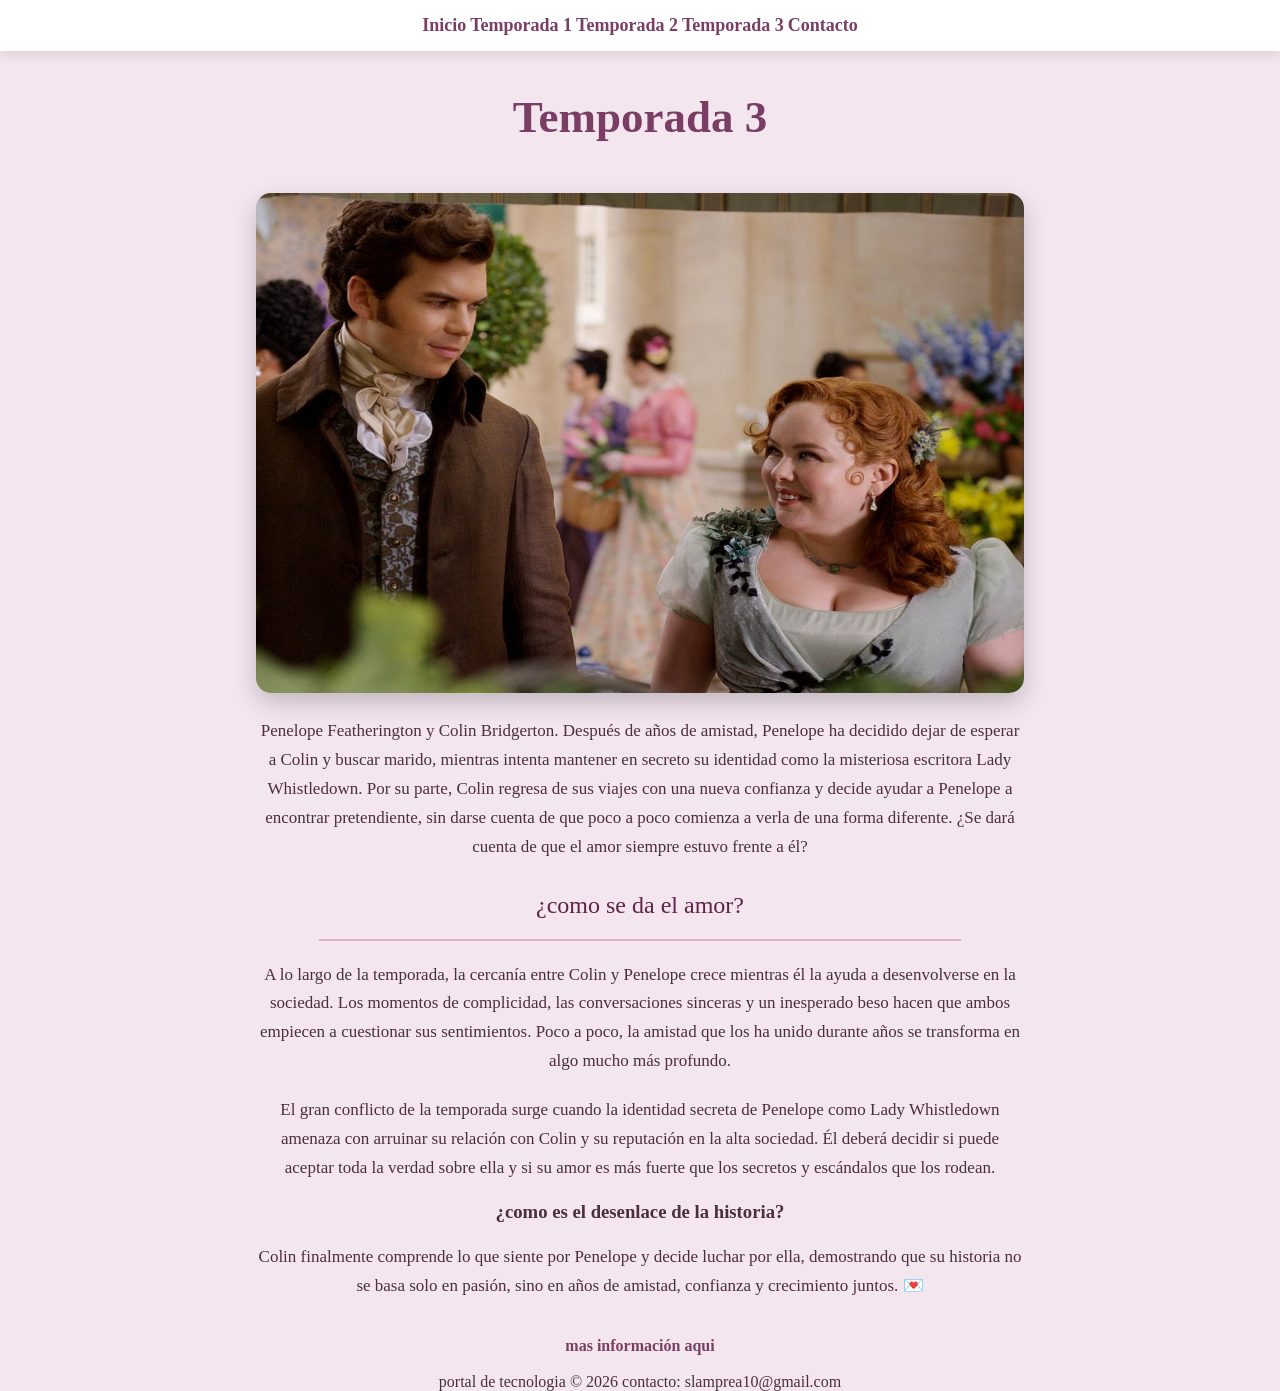
<file: introhtml/temporada3.html>
<!DOCTYPE html>
<html lang="en">
<head>
    <title>temporada 3</title>
    <link rel="stylesheet" href="style.css">
 
</head>
<body>
   <nav>
<a href="index.html">Inicio</a>
<a href="temporada1.html">Temporada 1</a>
<a href="temporada2.html">Temporada 2</a>
<a href="temporada3.html">Temporada 3</a>
<a href="contacto.html">Contacto</a>

</nav>
    
    <h1>Temporada 3</h1>
    <img src="img/temp3.jpg"height="500" />
    <p>Penelope Featherington y Colin Bridgerton. Después de años de amistad, Penelope ha decidido dejar de esperar a Colin y buscar marido, mientras intenta mantener en secreto su identidad como la misteriosa escritora Lady Whistledown. Por su parte, Colin regresa de sus viajes con una nueva confianza y decide ayudar a Penelope a encontrar pretendiente, sin darse cuenta de que poco a poco comienza a verla de una forma diferente. 
        ¿Se dará cuenta de que el amor siempre estuvo frente a él? </p>
    <h2>¿como se da el amor?</h2>
    <hr>
    <p>A lo largo de la temporada, la cercanía entre Colin y Penelope crece mientras él la ayuda a desenvolverse en la sociedad. Los momentos de complicidad, las conversaciones sinceras y un inesperado beso hacen que ambos empiecen a cuestionar sus sentimientos. Poco a poco, la amistad que los ha unido durante años 
        se transforma en algo mucho más profundo.
    </p>
    <p>El gran conflicto de la temporada surge cuando la identidad secreta de Penelope como Lady Whistledown amenaza con arruinar su relación con Colin y su reputación en la alta sociedad. Él deberá decidir si puede aceptar toda la verdad sobre ella y si su amor es más fuerte que los secretos 
        y escándalos que los rodean.</p>
        <h3>¿como es el desenlace de la historia? </h3>
        <p> Colin finalmente comprende lo que siente por Penelope y decide luchar por ella, demostrando que su historia no se basa solo en pasión, sino en años de amistad, confianza y crecimiento juntos. 💌</p>
     <br><br>
     <a target="_blank" href="https://www.univision.com/entretenimiento/cine-y-series/cambios-de-la-historia-de-amor-entre-anthony-y-kate-en-la-serie-bridgerton">mas información aqui</a>
     <br><br>
     <footer>
 portal de tecnologia © 2026  contacto: slamprea10@gmail.com
</footer>
 
</body>
</html>
</file>
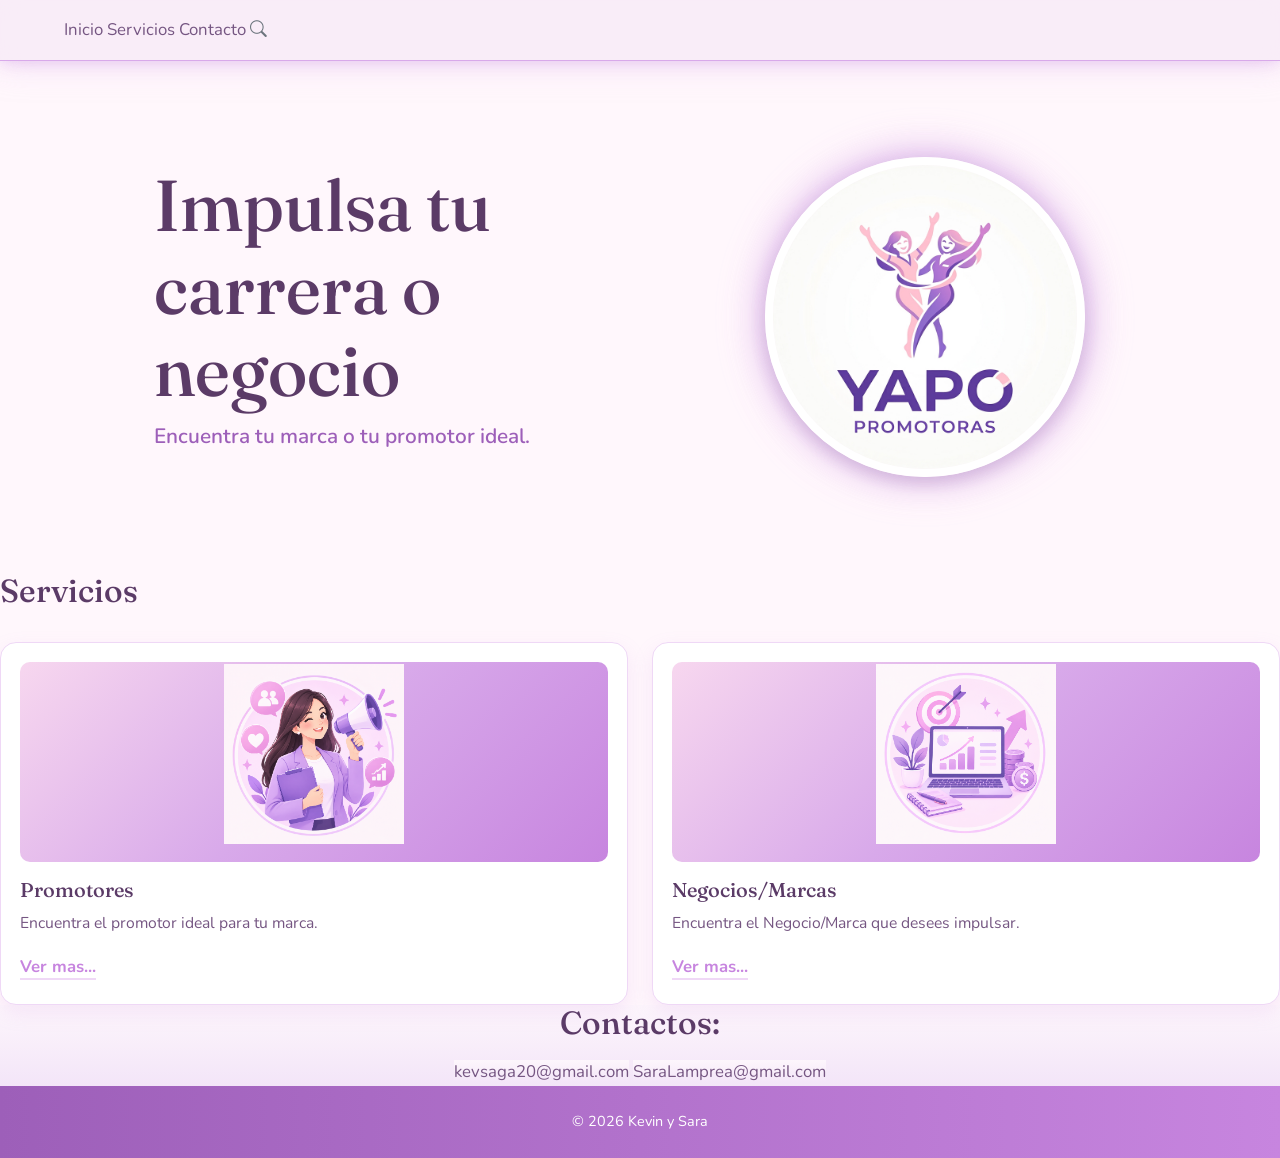
<file: YAPO/Inicio.html>
<!DOCTYPE html>
<html lang="es">
<head>

<meta name="viewport" content="width=device-width, initial-scale=1">
   <title>YAPO|PROMOTORES</title> 
   <link href="https://fonts.googleapis.com/css2?family=Fraunces:wght@600;700&family=Nunito:wght@400;600;700&display=swap" rel="stylesheet">
   <link href="https://cdn.jsdelivr.net/npm/bootstrap@5.3.3/dist/css/bootstrap.min.css" rel="stylesheet">
   <link href="https://cdn.jsdelivr.net/npm/bootstrap-icons@1.11.3/font/bootstrap-icons.min.css" rel="stylesheet">
   <link rel="stylesheet" href="Styles.css">
</head>

<body>
    <header class="nav">    
        <nav>
        <a href="Inicio.html#inicio">Inicio</a>
            <a href="Inicio.html#Servicios">Servicios</a>
            <a href="Inicio.html#Contacto">Contacto</a>
        <i class="bi bi-search text-secondary" style="cursor: pointer;"></i>
        </nav>
    </header>

    <main>
    <section class="Presentacion" id="inicio">
        <div class = "Presentacion-Descripcion">
            <h1>Impulsa tu carrera o negocio</h1>
            <p class="Rol">Encuentra tu marca o tu promotor ideal.</p>
        </div>

        <div class="Presentacion-Logo">
            <img src="imagenes/Yapo.jpg" alt="Logo">
        </div>
    </section>
 
    <!-- Services Section -->
<section class="Servicios" id="Servicios">
        <h2>Servicios</h2>
        <div class="Tarjetas">
            <article class="Tarjeta">
                <div class="Tarjeta-img">
                    <img src="imagenes/Promotoras.png" alt="Promotores" class="Tarjeta-im">
                </div>
                <h3>Promotores</h3>
                <p>Encuentra el promotor ideal para tu marca.</p>
                <a href="Promotoras.html" class="enlace">Ver mas...</a>
            </article>
            
            <article class="Tarjeta">
                <div class="Tarjeta-img">
                    <img src="imagenes/Negocio.png" alt="Promotores" class="Tarjeta-im">
                </div>
                <h3>Negocios/Marcas</h3>
                <p>Encuentra el Negocio/Marca que desees impulsar.</p>
                <a href="Negocio.html" class="enlace">Ver mas...</a>
            </article>
        </div>
    </section>
    
<section class="Contacto" id="Contacto">
        <h2>Contactos:</h2>
        <a href="https://mail.google.com/mail/?view=cm&to=kevsaga20@gmail.com&su=Quiero trabajar contigo" class="Contacto">kevsaga20@gmail.com</a>
        <a href="https://mail.google.com/mail/?view=cm&to=SaraLamprea@gmail.com&su=Quiero trabajar contigo" class="Contacto">SaraLamprea@gmail.com</a>
    </section>

</main>
<footer class="Piepagina">
<p>© 2026 Kevin y Sara</p>
</footer>
</body>
</html>
</file>
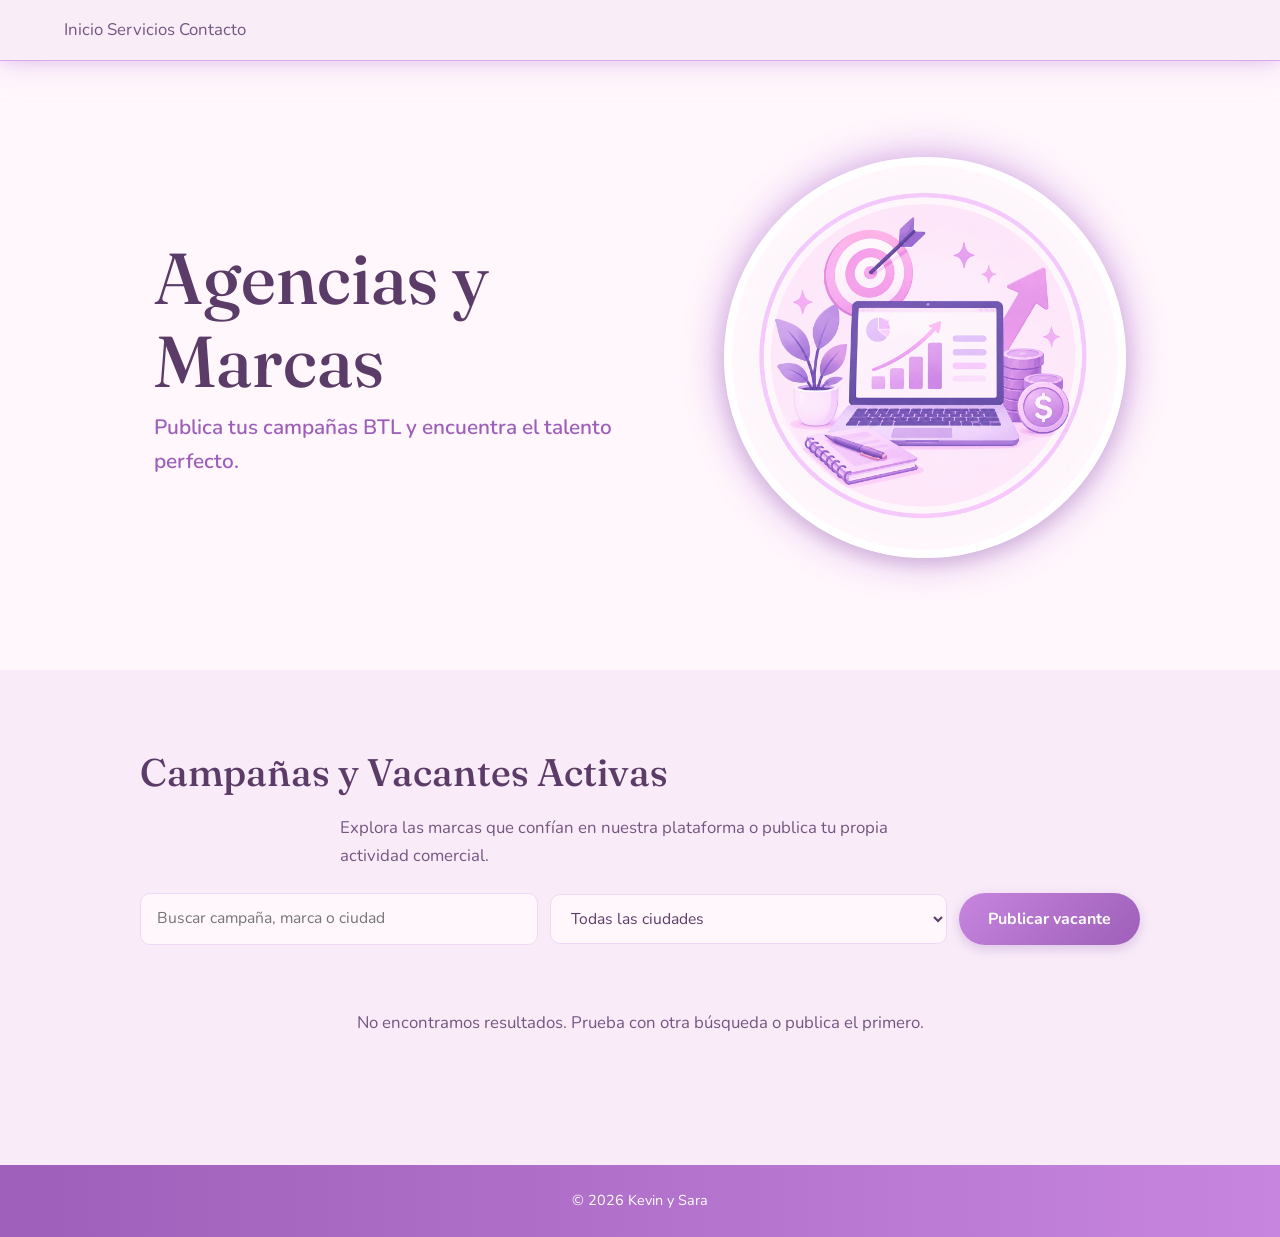
<file: YAPO/Negocio.html>
<!DOCTYPE html>
<html lang="es">
<head>
    <meta name="viewport" content="width=device-width, initial-scale=1">
    <title>YAPO | Negocios y Marcas</title> 
    <link href="https://fonts.googleapis.com/css2?family=Fraunces:wght@600;700&family=Nunito:wght@400;600;700&display=swap" rel="stylesheet">
    <link href="https://cdn.jsdelivr.net/npm/bootstrap@5.3.3/dist/css/bootstrap.min.css" rel="stylesheet">
    <link href="https://cdn.jsdelivr.net/npm/bootstrap-icons@1.11.3/font/bootstrap-icons.min.css" rel="stylesheet">
    <link rel="stylesheet" href="Styles.css">
</head>
<body>

    <header class="nav">    
        <nav>
            <a href="Inicio.html#inicio">Inicio</a>
            <a href="Inicio.html#Servicios">Servicios</a>
            <a href="Inicio.html#Contacto">Contacto</a>
        </nav>
    </header>

    <main>
    
        <section class="Presentacion">
            <div class="Presentacion-Descripcion">
                <h1>Agencias y Marcas</h1>
                <p class="Rol">Publica tus campañas BTL y encuentra el talento perfecto.</p>
            </div>
            <div class="Presentacion-Logo">
                <img src="imagenes/Negocio.png" alt="Negocio" class="Tarjeta-im">
            </div>
        </section>

        <section class="seccion seccion2" id="campanas">
            <h2>Campañas y Vacantes Activas</h2>
            <p class="Sobremi">Explora las marcas que confían en nuestra plataforma o publica tu propia actividad comercial.</p>
            
            <div class="Barra-filtros">
                <input type="search" class="Form-control" data-buscar placeholder="Buscar campaña, marca o ciudad" aria-label="Buscar vacantes">
                <select class="Form-control" data-ciudad aria-label="Filtrar por ciudad"></select>
                <button type="button" class="btn-yapo" data-abrir="modalVacante">Publicar vacante</button>
            </div>

            <div class="Tarjetas" id="listaVacantes"></div>
        </section>
    </main>


    <dialog class="Modal" id="modalVacante" aria-labelledby="tituloModalVacante">
        <form method="dialog">
            <div class="Modal-cabecera">
                <h2 id="tituloModalVacante">Publica tu vacante</h2>
            </div>
            <div class="Modal-cuerpo">
                <div class="Form-fila">
                    <div class="Form-grupo">
                        <label for="v-titulo">Título de la vacante</label>
                        <input class="Form-control" id="v-titulo" name="titulo" required maxlength="70">
                    </div>
                    <div class="Form-grupo">
                        <label for="v-marca">Marca o agencia</label>
                        <input class="Form-control" id="v-marca" name="marca" required maxlength="50">
                    </div>
                </div>
                <div class="Form-grupo">
                    <label for="v-descripcion">Descripción</label>
                    <textarea class="Form-control" id="v-descripcion" name="descripcion" rows="3" required maxlength="250"></textarea>
                </div>
                <div class="Form-fila">
                    <div class="Form-grupo">
                        <label for="v-ciudad">Ciudad</label>
                        <input class="Form-control" id="v-ciudad" name="ciudad" required maxlength="40">
                    </div>
                    <div class="Form-grupo">
                        <label for="v-lugar">Lugar o zona</label>
                        <input class="Form-control" id="v-lugar" name="lugar" maxlength="60" placeholder="CC Andino">
                    </div>
                </div>
                <div class="Form-fila">
                    <div class="Form-grupo">
                        <label for="v-horario">Fecha u horario</label>
                        <input class="Form-control" id="v-horario" name="horario" maxlength="60" placeholder="Sábados, turnos de 6 h">
                    </div>
                    <div class="Form-grupo">
                        <label for="v-pago">Pago</label>
                        <input class="Form-control" id="v-pago" name="pago" maxlength="60" placeholder="Pago diario">
                    </div>
                </div>
                <div class="Form-grupo">
                    <label for="v-perfil">Perfil requerido</label>
                    <input class="Form-control" id="v-perfil" name="perfil" maxlength="60" placeholder="Experiencia en BTL">
                </div>
                <div class="Form-grupo">
                    <label for="v-email">Correo para postulaciones</label>
                    <input class="Form-control" id="v-email" name="email" type="email" required>
                </div>
                <div class="Form-grupo">
                    <label for="v-imagen">Logo o imagen</label>
                    <input class="Form-control" id="v-imagen" name="imagen" type="file" accept="image/*">
                </div>
                <p class="Form-error" role="alert"></p>
            </div>
            <div class="Modal-pie">
                <button type="button" class="btn-secundario" data-cerrar>Cancelar</button>
                <button type="submit" class="btn-yapo">Publicar vacante</button>
            </div>
        </form>
    </dialog>

    <footer class="Piepagina">
        <p>© 2026 Kevin y Sara</p>
    </footer>
    <script src="App.js"></script>
</body>
</html>
</file>
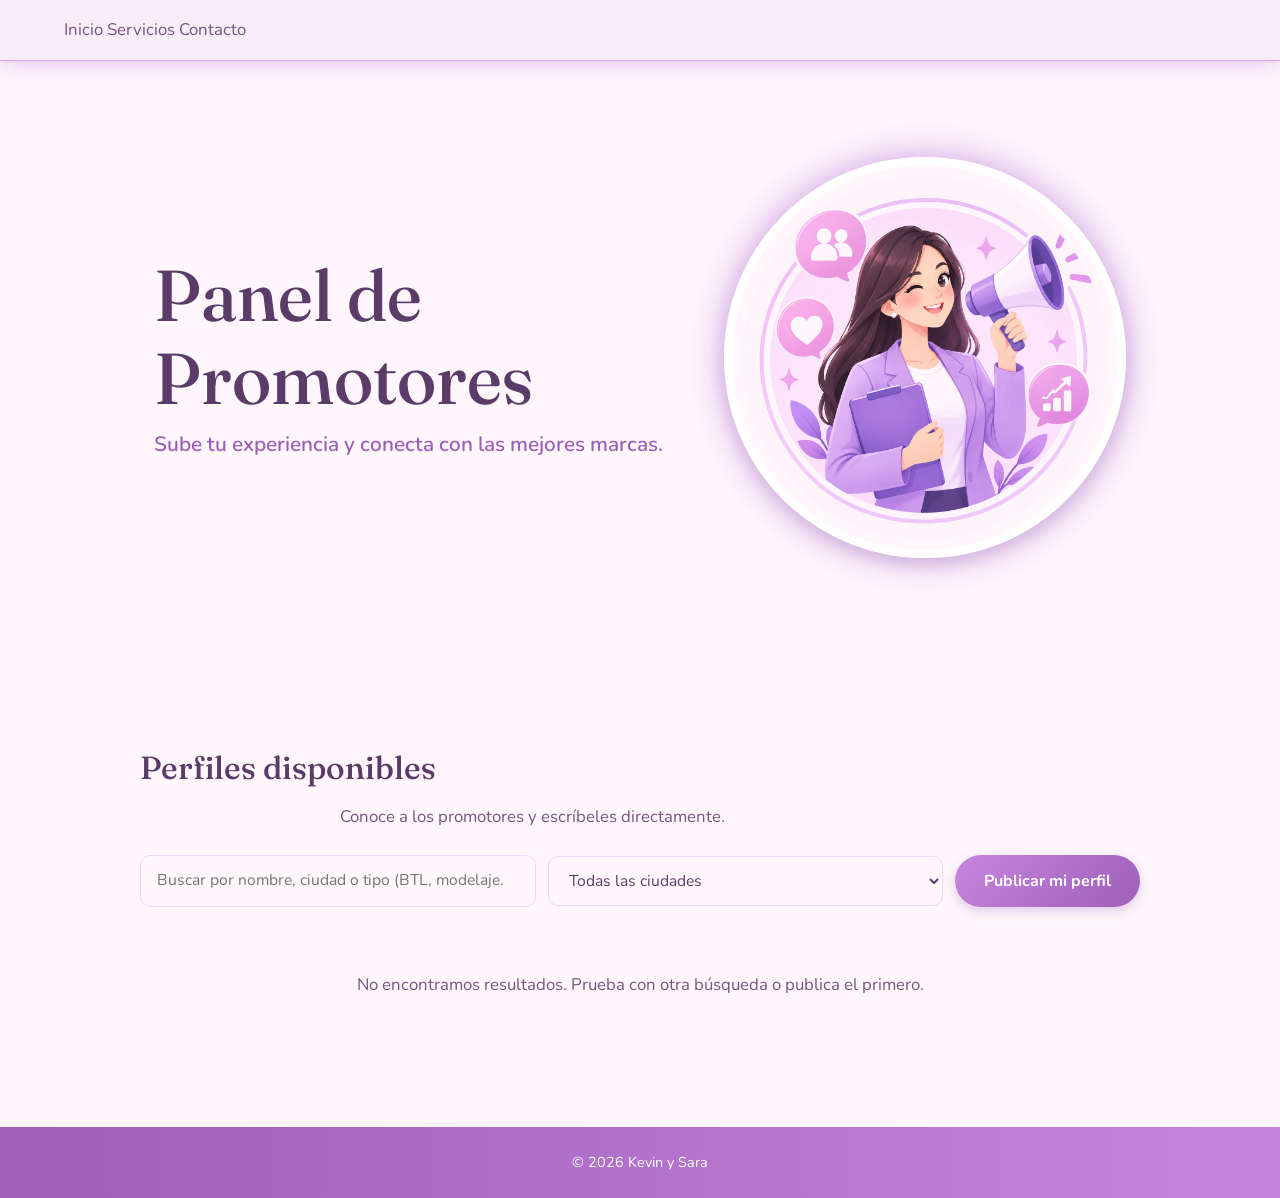
<file: YAPO/Promotoras.html>
<!DOCTYPE html>
<html lang="es">
<head>
    <meta name="viewport" content="width=device-width, initial-scale=1">
    <title>YAPO | Promotoras</title> 
    <link href="https://fonts.googleapis.com/css2?family=Fraunces:wght@600;700&family=Nunito:wght@400;600;700&display=swap" rel="stylesheet">
    <link href="https://cdn.jsdelivr.net/npm/bootstrap@5.3.3/dist/css/bootstrap.min.css" rel="stylesheet">
    <link href="https://cdn.jsdelivr.net/npm/bootstrap-icons@1.11.3/font/bootstrap-icons.min.css" rel="stylesheet">
    <link rel="stylesheet" href="Styles.css">
</head>
<body>

    <header class="nav">    
        <nav>
            <a href="Inicio.html#inicio">Inicio</a>
            <a href="Inicio.html#Servicios">Servicios</a>
            <a href="Inicio.html#Contacto">Contacto</a>
        </nav>
    </header>

    <main>
        
        <section class="Presentacion">
            <div class="Presentacion-Descripcion">
                <h1>Panel de Promotores</h1>
                <p class="Rol">Sube tu experiencia y conecta con las mejores marcas.</p>
            </div>
            <div class="Presentacion-Logo">
                <img src="imagenes/Promotoras.png" alt="Promotoras" class="Tarjeta-im">
            </div>
        </section>

       
        <section class="seccion" id="catalogo">
            <h2>Perfiles disponibles</h2>
            <p class="Sobremi">Conoce a los promotores y escríbeles directamente.</p>

            <div class="Barra-filtros">
                <input type="search" class="Form-control" data-buscar placeholder="Buscar por nombre, ciudad o tipo (BTL, modelaje...)" aria-label="Buscar promotoras">
                <select class="Form-control" data-ciudad aria-label="Filtrar por ciudad"></select>
                <button type="button" class="btn-yapo" data-abrir="modalPromotora">Publicar mi perfil</button>
            </div>

            <div class="Tarjetas" id="listaPromotoras"></div>
        </section>
    </main>

    <dialog class="Modal" id="modalPromotora" aria-labelledby="tituloModalPromotora">
        <form method="dialog">
            <div class="Modal-cabecera">
                <h2 id="tituloModalPromotora">Publica tu perfil</h2>
            </div>
            <div class="Modal-cuerpo">
                <div class="Form-grupo">
                    <label for="p-nombre">Nombre completo</label>
                    <input class="Form-control" id="p-nombre" name="nombre" required maxlength="60">
                </div>
                <div class="Form-fila">
                    <div class="Form-grupo">
                        <label for="p-ciudad">Ciudad</label>
                        <input class="Form-control" id="p-ciudad" name="ciudad" required maxlength="40">
                    </div>
                    <div class="Form-grupo">
                        <label for="p-edad">Edad</label>
                        <input class="Form-control" id="p-edad" name="edad" type="number" min="18" max="70" required>
                    </div>
                </div>
                <div class="Form-fila">
                    <div class="Form-grupo">
                        <label for="p-estatura">Estatura (m)</label>
                        <input class="Form-control" id="p-estatura" name="estatura" placeholder="1.68" maxlength="4">
                    </div>
                    <div class="Form-grupo">
                        <label for="p-exp">Experiencia</label>
                        <select class="Form-control" id="p-exp" name="exp" required>
                            <option>Sin experiencia</option>
                            <option>Menos de 1 año</option>
                            <option>1 año</option>
                            <option>2 años</option>
                            <option>3 años</option>
                            <option>4 años</option>
                            <option>5 años o más</option>
                        </select>
                    </div>
                </div>
                <div class="Form-grupo">
                    <span class="Form-ayuda">Tipo de trabajo (elige uno o más)</span>
                    <div class="Opciones">
                        <label><input type="checkbox" name="tags" value="BTL"><span>BTL</span></label>
                        <label><input type="checkbox" name="tags" value="Eventos"><span>Eventos</span></label>
                        <label><input type="checkbox" name="tags" value="Modelaje"><span>Modelaje</span></label>
                        <label><input type="checkbox" name="tags" value="Impulso"><span>Impulso</span></label>
                    </div>
                </div>
                <div class="Form-grupo">
                    <label for="p-email">Correo de contacto</label>
                    <input class="Form-control" id="p-email" name="email" type="email" required>
                </div>
                <div class="Form-grupo">
                    <label for="p-foto">Foto</label>
                    <input class="Form-control" id="p-foto" name="foto" type="file" accept="image/*">
                </div>
                <label class="Form-check">
                    <input type="checkbox" name="consentimiento" required>
                    <span>Autorizo el tratamiento y la publicación de mis datos personales y mi foto en esta página (Ley 1581 de 2012).</span>
                </label>
                <p class="Form-error" role="alert"></p>
            </div>
            <div class="Modal-pie">
                <button type="button" class="btn-secundario" data-cerrar>Cancelar</button>
                <button type="submit" class="btn-yapo">Publicar perfil</button>
            </div>
        </form>
    </dialog>

    <footer class="Piepagina">
        <p>© 2026 Kevin y Sara</p>
    </footer>
    <script src="App.js"></script>
</body>
</html>
</file>
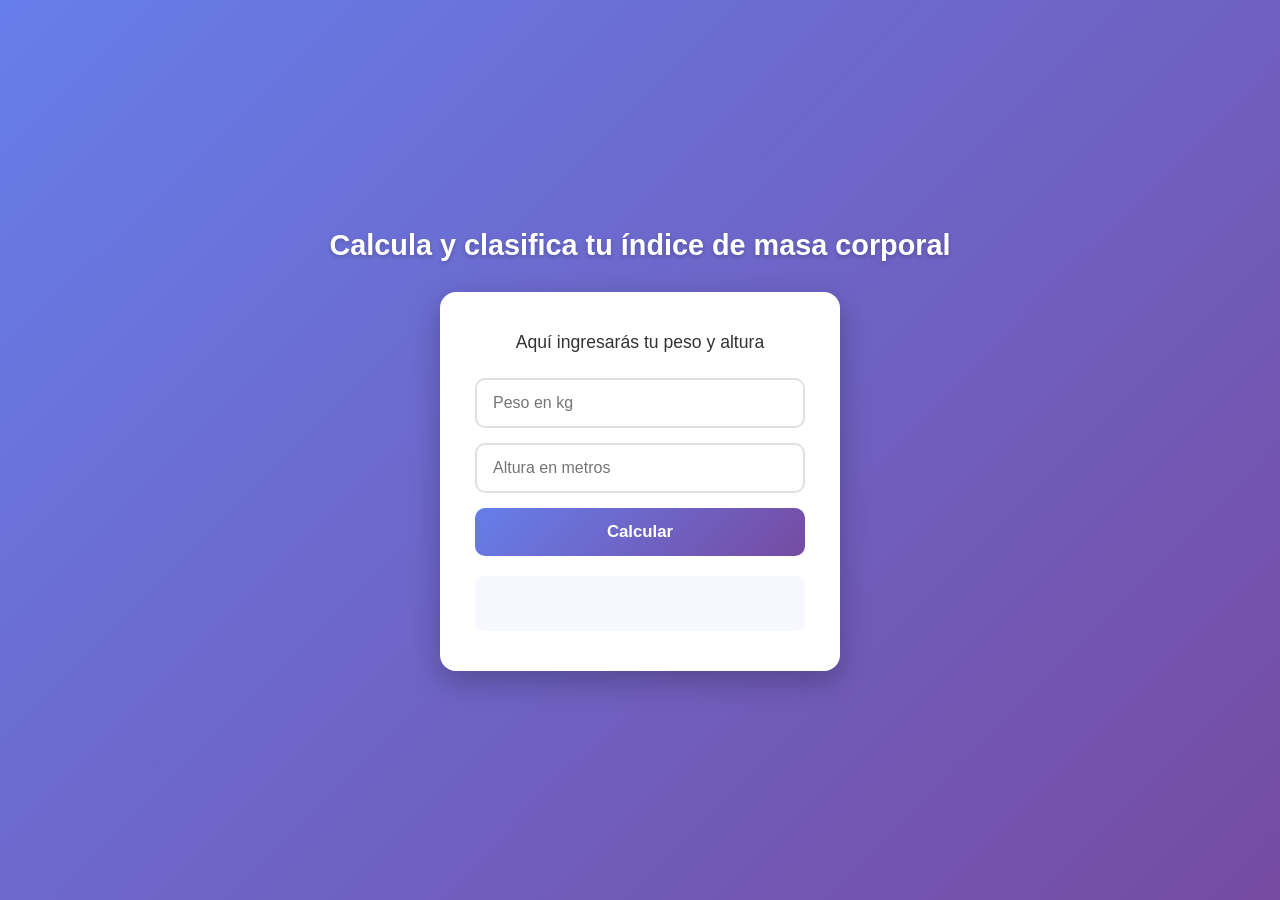
<file: calculadoraIMC/calculadoraIMC/Calcula/calculadora.html>
<!DOCTYPE html>
<html lang="es">
<head>
    <meta charset="UTF-8">
    <title>Calculadora IMC</title>
    <link rel="stylesheet" href="style.css">
</head>

<body>

    <h1>Calcula y clasifica tu índice de masa corporal</h1>

    <div class="contenedor">
        <h2>Aquí ingresarás tu peso y altura</h2>

        <input type="number" id="peso" placeholder="Peso en kg">

        <input type="number" id="altura" placeholder="Altura en metros">

        <button onclick="Calcular()">Calcular</button>

        <div id="resultado"></div>
    </div>

    <script>
        function Calcular() {

            const peso = parseFloat(
                document.getElementById("peso").value
            );

            const altura = parseFloat(
                document.getElementById("altura").value
            );

                        if (isNaN(peso) || isNaN(altura) || peso <= 0 || altura <= 0) {
                document.getElementById("resultado").innerHTML = "Ingresa un peso y una altura válidos.";
                return;
            }

            const imc = peso / (altura * altura);

            let clasificacion;

            if (imc < 18.5) {
                clasificacion = "Bajo peso";
                recomendacion = "Se recomienda aumentar el consumo de alimentos saludables y consultar a un nutricionista.";
            } else if (imc < 25) {
                clasificacion = "Peso normal";
                recomendacion = "¡Excelente! Mantén una alimentación balanceada y realiza actividad física regularmente.";
            } else if (imc < 30) {
                clasificacion = "Sobrepeso";
                recomendacion = "Se recomienda mejorar la alimentación, hacer ejercicio y reducir el consumo de alimentos ultraprocesados.";
            } else {
                clasificacion = "Obesidad";
                 recomendacion = "Es importante acudir a un profesional de la salud para recibir orientación y adoptar hábitos saludables.";
            }

            document.getElementById("resultado").innerHTML =
    "Tu IMC es: " + imc.toFixed(2) + "<br>" +
    "Clasificación: " + clasificacion + "<br>" +
    "Recomendación: " + recomendacion;


        }
    </script>

</body>
</html>
</file>
<file: style.css>
* { box-sizing: border-box; }

body {
  margin: 0;
  background: #F0EEF6;
  color: #231E2D;
  font-family: "DM Sans", Arial, sans-serif;
  font-size: 17px;
  line-height: 1.6;
}

h1, h2, h3 { font-family: "Fraunces", Georgia, serif; line-height: 1.2; margin: 0 0 16px 0; }
h1 { font-size: 52px; }
h2 { font-size: 34px; }
h3 { font-size: 21px; }

p { margin: 0 0 16px 0; max-width: 620px; }
a { color: #231E2D; text-decoration: underline; text-decoration-color: #7C3AED; transition: all 0.3s ease; }
a:hover { text-decoration-color: #0F766E; }
a:focus, button:focus, input:focus, textarea:focus, summary:focus { outline: 3px solid #0F766E; }

.wrap { max-width: 1080px; margin: 0 auto; padding: 0 20px; }
.skip { position: absolute; left: -999px; top: 8px; background: #7C3AED; color: #fff; padding: 8px 16px; }
.skip:focus { left: 8px; }


/*  menú superior de navegación */
.site-header { background: #F8F7FC; border-bottom: 1px solid #D9D6E2; }
.header-inner { display: flex; flex-wrap: wrap; align-items: center; justify-content: space-between; padding-top: 16px; padding-bottom: 16px; }
.brand { font-family: "Fraunces", Georgia, serif; font-weight: bold; font-size: 22px; text-decoration: none; }

.nav { display: flex; flex-wrap: wrap; list-style: none; margin: 0; padding: 0; }
.nav a { display: block; padding: 8px 14px; text-decoration: none; border-bottom: 3px solid transparent; }
.nav a:hover { border-bottom-color: #0F766E; }
.nav a[aria-current="page"] { border-bottom-color: #7C3AED; font-weight: bold; }

.crumbs { color: #5B5468; font-size: 15px; margin-bottom: 24px; }

.nav details { position: relative; }
.nav summary { list-style: none; cursor: pointer; padding: 8px 14px; border-bottom: 3px solid transparent; transition: all 0.3s ease; }
.nav summary::-webkit-details-marker { display: none; }
.nav summary::after { content: " ▾"; }
.nav summary:hover { border-bottom-color: #0F766E; }
.nav summary[aria-current="page"] { border-bottom-color: #7C3AED; font-weight: bold; }

.submenu { position: absolute; top: 100%; left: 0; z-index: 10; width: 260px; list-style: none; margin: 6px 0 0 0; padding: 8px; background: #F8F7FC; border: 1px solid #D9D6E2; border-radius: 14px; box-shadow: 0 10px 25px rgba(139, 92, 246, 0.2); }
.nav li:last-child .submenu { left: auto; right: 0; }
.submenu a { border-bottom: none; border-radius: 8px; padding: 10px 12px; }
.submenu a:hover { background: #0F766E; color: #fff; }


/*  botones generales */
.section { padding-top: 64px; padding-bottom: 64px; }
.section-intro { color: #5B5468; margin-bottom: 40px; }
.page-head { padding-top: 56px; padding-bottom: 16px; }

.btn { display: inline-block; padding: 14px 26px; border: 2px solid #7C3AED; border-radius: 30px; font-family: "DM Sans", Arial, sans-serif; font-size: 16px; font-weight: bold; text-decoration: none; cursor: pointer; transition: all 0.3s ease; }
.btn-primary { background: #7C3AED; color: #fff; }
.btn-primary:hover { background: #0F766E; border-color: #0F766E; transform: translateY(-4px); box-shadow: 0 8px 20px rgba(13, 148, 136, 0.3); }
.btn-ghost { background: transparent; color: #231E2D; }
.btn-ghost:hover { border-color: #0F766E; background: #F8F7FC; transform: translateY(-4px); box-shadow: 0 8px 20px rgba(35, 30, 45, 0.1); }
.btn-row { display: flex; flex-wrap: wrap; gap: 16px; margin-top: 32px; }



.lead { font-size: 20px; color: #5B5468; }

/* Tarjeta de resumen (inicio) */
.ficha { background: #F8F7FC; border: 2px solid #231E2D; border-radius: 14px; padding: 8px 24px 24px 24px; box-shadow: 8px 8px 0 #7C3AED; }
.ficha dl { margin: 0; }
.ficha dt { font-size: 14px; font-weight: bold; color: #7C3AED; margin: 16px 0 2px 0; }
.ficha dd { margin: 0; padding-bottom: 14px; border-bottom: 1px solid #D9D6E2; color: #231E2D; }
.ficha dd:last-child { border-bottom: none; padding-bottom: 0; }

/* Certificaciones */
.cert-grid { gap: 28px; }
.cert { flex: 1 1 290px; }
.cert h3 { font-size: 19px; margin: 16px 0 4px 0; }
.cert p { color: #5B5468; margin: 0; }
.cert-slot { display: flex; align-items: center; justify-content: center; height: 200px; border: 2px dashed #7C3AED; border-radius: 14px; background: #F0EEF6; color: #5B5468; text-align: center; padding: 16px; transition: all 0.3s ease; }
.cert:hover .cert-slot { border-color: #0F766E; transform: translateY(-4px); }
.cert-img { display: block; width: 100%; height: 200px; object-fit: contain; background: #F8F7FC; border: 1px solid #D9D6E2; border-radius: 14px; transition: all 0.3s ease; }
.cert:hover .cert-img { border-color: #0F766E; transform: translateY(-4px); }


/*  tarjetas de proyectos */
.grid { display: flex; flex-wrap: wrap; gap: 28px; }

.card { flex: 1 1 290px; display: flex; flex-direction: column; background: #F8F7FC; border: 1px solid #D9D6E2; border-radius: 14px; overflow: hidden; transition: all 0.3s ease; }
.card:hover { transform: translateY(-4px); border-color: #0F766E; box-shadow: 0 12px 28px rgba(139, 92, 246, 0.25); }
.card-body { display: flex; flex-direction: column; flex: 1; padding: 24px; }
.card-body p { color: #5B5468; }
.card-link { margin-top: auto; font-weight: bold; }

.thumb { height: 170px; line-height: 170px; text-align: center; font-size: 30px; font-family: "Fraunces", Georgia, serif; font-weight: bold; color: #4A3F63; background: #E4DEF5; border-bottom: 1px solid #D9D6E2; }
.thumb-2 { background: #D6EEEA; }
.thumb-3 { background: #EFE6F8; }

.tags { display: flex; flex-wrap: wrap; gap: 8px; list-style: none; padding: 0; margin: 0 0 16px 0; }
.tags li { border: 1px solid #D9D6E2; border-radius: 20px; padding: 2px 12px; font-size: 14px; background: #F0EEF6; }


/* Secciones de procesos, biografía y formulario de contacto */
.process { display: flex; flex-wrap: wrap; gap: 24px; list-style: none; padding: 0; margin: 0; }
.process li { flex: 1 1 200px; border-top: 3px solid #7C3AED; padding-top: 16px; transition: all 0.3s ease; }
.process li:hover { border-top-color: #0F766E; transform: translateY(-4px); }
.process p { color: #5B5468; }
.num { display: block; font-family: "Fraunces", Georgia, serif; font-size: 40px; font-weight: bold; margin-bottom: 8px; }

.two-col { display: flex; align-items: flex-start; gap: 48px; }
.two-col > :first-child { flex: 1; }  
.two-col > :last-child { flex: 2; }   

.portrait { height: 340px; display: flex; align-items: center; justify-content: center; background: #E4DEF5; border: 1px solid #D9D6E2; border-radius: 14px; font-family: "Fraunces", Georgia, serif; font-size: 64px; font-weight: bold; }
.portrait img { width: 100%; height: 100%; object-fit: cover; border-radius: 14px; }

.skills { list-style: none; padding: 0; margin: 0 0 32px 0; }
.skills li { padding: 10px 0; border-bottom: 1px solid #D9D6E2; }

.quote { border-left: 6px solid #7C3AED; padding-left: 20px; margin: 32px 0; max-width: 450px; font-family: "Fraunces", Georgia, serif; font-size: 22px; line-height: 1.4; }

.form { background: #F8F7FC; border: 1px solid #D9D6E2; border-radius: 14px; padding: 32px; }
.form label { display: block; font-weight: bold; margin-bottom: 6px; }
.form input, .form textarea { display: block; width: 100%; padding: 12px 16px; margin-bottom: 20px; border: 1px solid #D9D6E2; border-radius: 10px; background: #fff; color: #231E2D; font-family: "DM Sans", Arial, sans-serif; font-size: 16px; transition: all 0.3s ease; }
.form input:focus, .form textarea:focus { border-color: #7C3AED; outline: none; box-shadow: 0 0 0 3px rgba(139, 92, 246, 0.25); }
.form textarea { height: 150px; }

.contact-list { list-style: none; padding: 0; margin: 0; }
.contact-list li { padding: 12px 0; border-bottom: 1px solid #D9D6E2; }


/* Pie  */
.site-footer { border-top: 1px solid #D9D6E2; padding-top: 32px; padding-bottom: 32px; margin-top: 32px; color: #5B5468; font-size: 15px; }



.hero { display: flex; flex-wrap: wrap; align-items: center; gap: 48px; padding-top: 64px; padding-bottom: 32px; }
.hero > div { flex: 2 1 380px; }
.hero > aside { flex: 1 1 280px; }
.page-head h1 { font-size: 44px; }
.section h2 { margin-bottom: 24px; }
.section-alt { background: #F8F7FC; border-top: 1px solid #D9D6E2; border-bottom: 1px solid #D9D6E2; }
.process p { margin: 0; }
.process h3 { font-size: 19px; margin-bottom: 8px; }

.case { display: flex; flex-wrap: wrap; gap: 40px; padding: 40px 0; border-top: 1px solid #D9D6E2; scroll-margin-top: 16px; }
.case:first-of-type { border-top: none; }
.case-side { flex: 1 1 260px; }
.case-side .thumb { border: 1px solid #D9D6E2; border-radius: 14px; }
.case-main { flex: 2 1 400px; }
.case-main dl { margin: 0 0 24px 0; }
.case-main dt { font-weight: bold; margin-top: 16px; }
.case-main dd { margin: 0; color: #5B5468; max-width: 620px; }
.case-main .btn-row { margin-top: 24px; }

/* Sobre mí */
.skill-groups { display: flex; flex-wrap: wrap; gap: 28px; margin-bottom: 32px; }
.skill-groups > div { flex: 1 1 200px; }
.skill-groups h3 { font-size: 19px; }
.skill-groups .skills { margin: 0; }

.form-note { color: #5B5468; font-size: 15px; margin: 16px 0 0 0; }
a:focus-visible, button:focus-visible, summary:focus-visible { outline: 3px solid #0F766E; outline-offset: 2px; }

@media (max-width: 760px) {
  body { font-size: 16px; }
  h1, .page-head h1 { font-size: 34px; }
  h2 { font-size: 27px; }
  .hero { padding-top: 40px; gap: 32px; }
  .two-col { flex-direction: column; gap: 32px; }
  .two-col > :first-child, .two-col > :last-child { flex: none; width: 100%; }
  .portrait { height: 240px; }
  .header-inner { gap: 8px; }
  .nav { width: 100%; }
  .submenu { width: 230px; }
  .case { gap: 24px; }
}
@media (prefers-reduced-motion: reduce) {
  * { transition: none !important; }
  .card:hover, .btn:hover, .process li:hover, .proj:hover, .cert:hover .cert-slot, .cert:hover .cert-img { transform: none; }
}



.proj-grid { display: grid; grid-template-columns: repeat(auto-fit, minmax(300px, 1fr)); gap: 28px; align-items: stretch; }
.proj { display: flex; flex-direction: column; background: #F8F7FC; border: 1px solid #D9D6E2; border-radius: 14px; overflow: hidden; scroll-margin-top: 16px; transition: all 0.3s ease; }
.proj:hover { transform: translateY(-4px); border-color: #0F766E; box-shadow: 0 12px 28px rgba(139, 92, 246, 0.25); }
.proj-img { display: block; width: 100%; height: 190px; object-fit: cover; object-position: top; border-bottom: 1px solid #D9D6E2; }
.proj-body { display: flex; flex-direction: column; flex: 1; padding: 24px; }
.proj-body h2 { font-size: 24px; margin-bottom: 12px; }
.proj-ctx { color: #5B5468; font-size: 16px; }
.proj-dl { margin: 0 0 24px 0; }
.proj-dl dt { font-weight: bold; font-size: 15px; margin-top: 12px; }
.proj-dl dd { margin: 0; color: #5B5468; font-size: 15px; }
.proj-actions { display: flex; flex-direction: column; gap: 12px; margin-top: auto; }
.proj-actions .btn { text-align: center; }

.toc { position: sticky; top: 16px; background: #F8F7FC; border: 1px solid #D9D6E2; border-radius: 14px; padding: 24px; }
.toc h3 { font-size: 19px; }
.toc ul { list-style: none; margin: 0 0 24px 0; padding: 0; }
.toc li { padding: 8px 0; border-bottom: 1px solid #D9D6E2; }
.toc li:last-child { border-bottom: none; }
.toc .btn { display: block; text-align: center; }
.about section { margin-bottom: 44px; }
.about h2 { font-size: 28px; }
.exp { border-left: 6px solid #7C3AED; padding-left: 20px; }
.exp h3 { margin-bottom: 4px; }
.exp-org { color: #5B5468; font-weight: bold; margin-bottom: 12px; }
.exp ul, .why { margin: 0; padding-left: 20px; max-width: 620px; }
.exp li, .why li { margin-bottom: 8px; }
.why { margin-bottom: 24px; }

@media (max-width: 760px) {
  .toc { position: static; }
}
</file>
<file: introhtml/style.css>
body{
    background-color: #f3e8f1; /* lavanda claro */
    font-family: "Georgia", serif;
    color: #3d2b3d;
    text-align: center;
}

h1{
    color: #7a3e6a; /* rosa oscuro elegante */
}

h2{
    color: #9c5a8c;
    font-weight: normal;
}
nav ul{
list-style:none;
display:flex;
justify-content:center;
gap:25px;
background:#ffffff;
padding:15px;
border-radius:15px;
}

nav a{
text-decoration:none;
color:#7a3e65;
font-weight:bold;
}

nav a:hover{
color:#d18bb3;
}


p{
    width: 60%;
    margin: auto;
}

a{
    color: #7a3e6a;
    font-weight: bold;
    text-decoration: none;
}

a:hover{
    text-decoration: underline;
}

img{
width:60%;
border-radius:20px;
box-shadow:0px 10px 25px rgba(0,0,0,0.2);
}

form{
    background-color: #ffffff;
    display: inline-block;
    padding: 20px;
    border-radius: 15px;
    margin-top: 20px;
}

input, textarea{
    padding: 5px;
    width: 200px;
}

button{
    background-color: #7a3e6a;
    color: white;
    border: none;
    padding: 8px;
    border-radius: 8px;
}

button:hover{
    background-color: #9c5a8c;
}
/* contacto */
/* PAGINA CONTACTO */

.contacto{
background:#f5e6f0;
}

.contacto h1{
color:#7a3e65;
margin-top:30px;
}

.contacto .form-container{
background:white;
width:400px;
margin:40px auto;
padding:30px;
border-radius:15px;
box-shadow:0px 10px 25px rgba(0,0,0,0.15);
}

.contacto label{
display:block;
text-align:left;
margin-top:15px;
color:#7a3e65;
font-weight:bold;
}

.contacto input,
.contacto select,
.contacto textarea{
width:100%;
padding:10px;
margin-top:5px;
border-radius:8px;
border:1px solid #ddd;
}

.contacto button{
margin-top:20px;
padding:12px;
width:100%;
background:#7a3e65;
color:white;
border:none;
border-radius:10px;
font-size:16px;
cursor:pointer;
}

.contacto button:hover{
background:#a85b8a;
}
/* temporada 1 */
/* ESTILO GENERAL */

body{
    background:#f4e6ef;
    font-family: Georgia, serif;
    margin:0;
    text-align:center;
    color:#4b2e3f;
}

/* MENU */

nav{
    background:white;
    padding:15px;
    box-shadow:0px 4px 10px rgba(0,0,0,0.1);
}

nav ul{
    list-style:none;
    display:flex;
    justify-content:center;
    gap:30px;
    margin:0;
    padding:0;
}

nav a{
    text-decoration:none;
    font-weight:bold;
    color:#7a3e65;
    font-size:18px;
}

nav a:hover{
    color:#d48fb4;
}

/* TITULOS */

h1{
    margin-top:40px;
    font-size:45px;
    color:#7a3e65;
}

h2{
    margin-top:30px;
    color:#a85b8a;
}

/* IMAGEN */

img{
    margin-top:20px;
    border-radius:15px;
    box-shadow:0px 10px 25px rgba(0,0,0,0.2);
}

/* TEXTO */

p{
    width:60%;
    margin:auto;
    margin-top:20px;
    line-height:1.7;
    font-size:17px;
}

/* LINEA */

hr{
    width:50%;
    border:1px solid #d9b3c7;
}

/* LINK */

a{
    color:#7a3e65;
    font-weight:bold;
}

a:hover{
    color:#d48fb4;
}

/* temporada 2 */

br{
    margin-bottom:40px;
}
body{
    background:#f4e6ef;
    font-family: Georgia, serif;
    margin:0;
    text-align:center;
    color:#4b2e3f;
}

/* MENU */

nav{
    background:white;
    padding:15px;
    box-shadow:0px 4px 10px rgba(0,0,0,0.1);
}

nav ul{
    list-style:none;
    display:flex;
    justify-content:center;
    gap:30px;
    margin:0;
    padding:0;
}

nav a{
    text-decoration:none;
    font-weight:bold;
    color:#7a3e65;
    font-size:18px;
}

nav a:hover{
    color:#d48fb4;
}

/* TITULOS */

h1{
    margin-top:40px;
    font-size:45px;
    color:#7a3e65;
}

h2{
    margin-top:30px;
    color:#5e2347;
}

/* IMAGEN */

img{
    margin-top:20px;
    border-radius:15px;
    box-shadow:0px 10px 25px rgba(0,0,0,0.2);
}

/* TEXTO */

p{
    width:60%;
    margin:auto;
    margin-top:20px;
    line-height:1.7;
    font-size:17px;
}

/* LINEA */

hr{
    width:50%;
    border:1px solid #d9b3c7;
}

/* LINK */

a{
    color:#7a3e65;
    font-weight:bold;
}

a:hover{
    color:#d48fb4;
}

/* ESPACIADO FINAL */

br{
    margin-bottom:40px;
}
</file>
<file: YAPO/Styles.css>
:root {
  --cielo-50:  #fff7fc;
  --cielo-100: #f9ecf8;
  --cielo-200: #efd8f6;
  --cielo-400: #d8a9ea;
  --cielo-500: #c785df;
  --cielo-700: #9d5fb9;

  --tinta: #5b3b67;
  --tinta-suave: #755682;
  --blanco: #ffffff;

  --fuente-titulo: "Fraunces", Georgia, serif;
  --fuente-texto: "Nunito", system-ui, sans-serif;
  --radio: 16px;
}

*, *::before, *::after {
  box-sizing: border-box;
}

html {
  scroll-behavior: smooth;
}

body {
  margin: 0;
  font-family: var(--fuente-texto);
  font-size: 1.05rem;
  line-height: 1.65;
  color: var(--tinta-suave);
  background: var(--cielo-50);
}

h1, h2, h3 {
  font-family: var(--fuente-titulo);
  color: var(--tinta);
  line-height: 1.15;
  margin: 0 0 .5em;
}

a {
  color: inherit;
  text-decoration: none;
}

a:focus-visible,
.btn:focus-visible {
  outline: 3px solid var(--cielo-500);
  outline-offset: 3px;
}

/* ---------- NAV ---------- */

.nav {
  position: sticky;
  top: 0;
  z-index: 10;
  display: flex;
  justify-content: space-between;
  align-items: center;
  gap: 1rem;
  flex-wrap: wrap;
  padding: 1rem clamp(1.25rem, 5vw, 4rem);

  background: rgba(249, 236, 248, 0.9);
  backdrop-filter: blur(10px);

  border-bottom: 1px solid var(--cielo-400);

  box-shadow:
    0 0 18px rgba(216, 169, 234, .7),
    0 0 35px rgba(239, 216, 246, .5);
}

/* ---------- PRESENTACIÓN ---------- */

.Presentacion {
  display: grid;
  grid-template-columns: 1.3fr 1fr;
  align-items: center;
  gap: 3rem;
  padding: clamp(3rem, 8vw, 6rem) clamp(1.25rem, 5vw, 4rem);
  max-width: 1100px;
  margin: 0 auto;
}

.Presentacion h1 {
  font-size: clamp(2.8rem, 7vw, 4.5rem);
  margin-bottom: .1em;
}

.Rol {
  font-size: 1.3rem;
  font-weight: 600;
  color: var(--cielo-700);
  margin: 0 0 1rem;
}

.Presentacion-Logo {
  display: flex;
  justify-content: center;
}

.Presentacion-Logo img {
  width: min(320px, 70vw);
  aspect-ratio: 1;
  border-radius: 50%;
  object-fit: cover;

  border: 8px solid var(--blanco);

  box-shadow:
    0 5px 15px rgba(91, 59, 103, .18),
    0 0 18px var(--cielo-200),
    0 0 35px rgba(199, 133, 223, .65),
    0 0 55px rgba(239, 216, 246, .6);
}

/* ---------- SECCIONES ---------- */

.seccion {
  padding: clamp(3rem, 7vw, 5rem) clamp(1.25rem, 5vw, 4rem);
}

.seccion > * {
  max-width: 1000px;
  margin-left: auto;
  margin-right: auto;
}

.seccion2 {
  background: var(--cielo-100);
}

.seccion2 h2 {
  font-size: clamp(1.8rem, 4vw, 2.4rem);
}

.Sobremi {
  max-width: 60ch;
}

/* ---------- TARJETAS ---------- */

.Tarjetas {
  display: grid;
  grid-template-columns: repeat(auto-fit, minmax(240px, 1fr));
  gap: 1.5rem;
  margin-top: 2rem;
}

.Tarjeta {
  background: var(--blanco);
  padding: 1.2rem 1.2rem 1.5rem;
  border-radius: var(--radio);

  border: 1px solid var(--cielo-200);

  box-shadow:
    0 8px 20px rgba(199, 133, 223, .15);
}

.Tarjeta:hover {
  transform: translateY(-5px);
  transition: .3s;
  box-shadow:
    0 15px 30px rgba(199, 133, 223, .28);
}

.Tarjeta-img {
  aspect-ratio: 16 / 10;
  border-radius: 10px;

  background: linear-gradient(
    135deg,
    #f7d7ef,
    #d8a9ea,
    #c785df
  );

  margin-bottom: 1rem;
}
.Tarjeta-im {
  width: 100%;
  object-fit: cover;
  object-position: center;
  border-radius: 10px;
  margin-bottom: 1rem;
  display: block;
}
.Tarjeta h3 {
  font-size: 1.25rem;
}

.Tarjeta p {
  margin: 0 0 1rem;
  font-size: .98rem;
}

/* ---------- ENLACES ---------- */

.enlace {
  font-weight: 700;
  color: var(--cielo-500);
  border-bottom: 2px solid var(--cielo-200);
  transition: .3s;
}

.enlace:hover {
  color: var(--cielo-700);
  border-color: var(--cielo-500);
}

/* ---------- CONTACTO ---------- */

.Contacto {
  background: linear-gradient(
    180deg,
    #fdf6fc,
    #f3e5f8
  );
  text-align: center;
}

/* ---------- FOOTER ---------- */

.Piepagina {
  text-align: center;
  padding: 1.5rem;
  font-size: .9rem;
  color: var(--blanco);

  background: linear-gradient(
    90deg,
    #9d5fb9,
    #c785df
  );
}

.Piepagina p {
  margin: 0;
}
/* ==========================================================================
   ESTILOS PARA PÁGINAS INTERNAS (PROMOTORAS Y NEGOCIOS)
   ========================================================================== */

/* ---------- ETIQUETAS Y BADGES ---------- */
.badge-tag {
  display: inline-block;
  padding: 0.25rem 0.75rem;
  font-size: 0.82rem;
  font-weight: 700;
  color: var(--tinta);
  background-color: var(--cielo-200);
  border-radius: 20px;
  margin-bottom: 0.5rem;
}

.badge-tag.destacado {
  background-color: var(--cielo-500);
  color: var(--blanco);
}

/* ---------- DETALLES EN TARJETAS DE VACANTES/PERFILES ---------- */
.Tarjeta-info {
  list-style: none;
  padding: 0;
  margin: 0.8rem 0 1.2rem;
  font-size: 0.93rem;
  color: var(--tinta-suave);
}

.Tarjeta-info li {
  display: flex;
  align-items: center;
  gap: 0.5rem;
  margin-bottom: 0.4rem;
}

.Tarjeta-info i {
  color: var(--cielo-700);
  font-size: 1.1rem;
}

/* ---------- FORMULARIOS DE REGISTRO / PUBLICACIÓN ---------- */
.Formulario-contenedor {
  background: var(--blanco);
  padding: 2rem;
  border-radius: var(--radio);
  border: 1px solid var(--cielo-200);
  box-shadow: 0 8px 20px rgba(199, 133, 223, 0.15);
  max-width: 650px;
  margin: 2rem auto 0;
}

.Form-grupo {
  margin-bottom: 1.2rem;
  display: flex;
  flex-direction: column;
  gap: 0.4rem;
}

.Form-grupo label {
  font-weight: 600;
  font-size: 0.95rem;
  color: var(--tinta);
}

.Form-control {
  width: 100%;
  padding: 0.75rem 1rem;
  font-family: var(--fuente-texto);
  font-size: 0.98rem;
  border: 1.5px solid var(--cielo-200);
  border-radius: 10px;
  background-color: var(--cielo-50);
  color: var(--tinta);
  outline: none;
  transition: all 0.3s ease;
}

.Form-control:focus {
  border-color: var(--cielo-500);
  background-color: var(--blanco);
  box-shadow: 0 0 8px rgba(199, 133, 223, 0.3);
}

/* ---------- BOTONES PERSONALIZADOS ---------- */
.btn-yapo {
  display: inline-block;
  padding: 0.8rem 1.8rem;
  font-family: var(--fuente-texto);
  font-weight: 700;
  font-size: 1rem;
  color: var(--blanco);
  background: linear-gradient(135deg, var(--cielo-500), var(--cielo-700));
  border: none;
  border-radius: 30px;
  cursor: pointer;
  text-align: center;
  transition: all 0.3s ease;
  box-shadow: 0 4px 12px rgba(157, 95, 185, 0.3);
}

.btn-yapo:hover {
  transform: translateY(-2px);
  box-shadow: 0 6px 18px rgba(157, 95, 185, 0.45);
  color: var(--blanco);
}
/* ---------- CONTROL DE TAMAÑO IGUAL PARA TODAS LAS IMÁGENES ---------- */
.Tarjeta-img {
  width: 100% !important;
  height: 200px !important; /* Fuerza a que ambas cajas midan exactamente 200px de alto */
  border-radius: 10px !important;
  overflow: hidden !important;
  margin-bottom: 1rem !important;
  background-color: var(--cielo-100) !important;
  display: flex !important;
  justify-content: center !important;
  align-items: center !important;
}

.Tarjeta-im {
  width: 100% !important;
  height: 100% !important;
  object-fit: contain !important; /* Ajusta la ilustración sin deformarla ni estirarla */
  padding: 10px !important;
  display: block !important;
}

/* ==========================================================================
   FILTROS, MODAL Y ELEMENTOS DINÁMICOS (JavaScript)
   ========================================================================== */

/* ---------- BARRA DE FILTROS ---------- */
.Barra-filtros {
  display: flex;
  flex-wrap: wrap;
  gap: 0.75rem;
  align-items: center;
  margin-top: 1.5rem;
}

.Barra-filtros .Form-control {
  flex: 1 1 200px;
  width: auto;
}

/* ---------- BOTONES SECUNDARIOS ---------- */
.btn-secundario {
  display: inline-block;
  padding: 0.8rem 1.5rem;
  font-family: var(--fuente-texto);
  font-weight: 700;
  font-size: 1rem;
  color: var(--cielo-700);
  background: var(--blanco);
  border: 1.5px solid var(--cielo-400);
  border-radius: 30px;
  cursor: pointer;
  transition: all 0.3s ease;
}

.btn-secundario:hover {
  background: var(--cielo-100);
  border-color: var(--cielo-500);
}

.btn-eliminar {
  margin-left: 0.5rem;
  padding: 0.35rem 0.8rem;
  font-family: var(--fuente-texto);
  font-size: 0.85rem;
  font-weight: 700;
  color: #a33a5b;
  background: transparent;
  border: 1.5px solid #e7b6c6;
  border-radius: 20px;
  cursor: pointer;
}

.btn-eliminar:hover {
  background: #fbe8ee;
}

.Tarjeta-acciones {
  display: flex;
  align-items: center;
  flex-wrap: wrap;
  gap: 0.5rem;
}

/* ---------- ESTADO VACÍO / SIN FOTO ---------- */
.sin-foto {
  font-size: 4.5rem;
  color: var(--cielo-400);
}

.Vacio {
  grid-column: 1 / -1;
  text-align: center;
  padding: 2rem 1rem;
  color: var(--tinta-suave);
}

/* ---------- MODAL (etiqueta <dialog>) ---------- */
dialog.Modal {
  width: min(560px, 92vw);
  max-height: 90vh;
  padding: 0;
  border: 1px solid var(--cielo-200);
  border-radius: var(--radio);
  background: var(--blanco);
  color: var(--tinta-suave);
  box-shadow: 0 20px 50px rgba(91, 59, 103, 0.3);
  overflow: hidden;
}

dialog.Modal::backdrop {
  background: rgba(91, 59, 103, 0.45);
  backdrop-filter: blur(3px);
}

.Modal form {
  display: flex;
  flex-direction: column;
  max-height: 90vh;
}

.Modal-cabecera {
  padding: 1.25rem 1.5rem 0.5rem;
}

.Modal-cabecera h2 {
  margin: 0;
  font-size: 1.6rem;
}

.Modal-cuerpo {
  padding: 0.5rem 1.5rem 1rem;
  overflow-y: auto;
}

.Modal-pie {
  display: flex;
  justify-content: flex-end;
  gap: 0.75rem;
  padding: 1rem 1.5rem;
  border-top: 1px solid var(--cielo-200);
  background: var(--cielo-50);
}

.Form-fila {
  display: grid;
  grid-template-columns: 1fr 1fr;
  gap: 0.75rem;
}

@media (max-width: 480px) {
  .Form-fila { grid-template-columns: 1fr; }
}

.Form-ayuda {
  font-size: 0.85rem;
  color: var(--tinta-suave);
  margin: 0;
}

.Form-error {
  color: #a33a5b;
  font-weight: 700;
  font-size: 0.92rem;
  margin: 0.5rem 0 0;
  min-height: 1.2em;
}

/* Etiquetas seleccionables (BTL, Eventos...) */
.Opciones {
  display: flex;
  flex-wrap: wrap;
  gap: 0.5rem;
}

.Opciones label {
  cursor: pointer;
}

.Opciones input {
  position: absolute;
  opacity: 0;
  pointer-events: none;
}

.Opciones span {
  display: inline-block;
  padding: 0.3rem 0.9rem;
  border: 1.5px solid var(--cielo-200);
  border-radius: 20px;
  font-size: 0.9rem;
  font-weight: 600;
  color: var(--tinta);
  transition: all 0.2s ease;
}

.Opciones input:checked + span {
  background: var(--cielo-500);
  border-color: var(--cielo-500);
  color: var(--blanco);
}

.Opciones input:focus-visible + span {
  outline: 3px solid var(--cielo-500);
  outline-offset: 2px;
}

.Form-check {
  display: flex;
  gap: 0.6rem;
  align-items: flex-start;
  font-size: 0.9rem;
  margin-top: 0.5rem;
}

.Form-check input {
  margin-top: 0.3rem;
  accent-color: var(--cielo-700);
}

.Form-control:focus-visible {
  outline: none;
}
</file>
<file: calculadoraIMC/calculadoraIMC/Calcula/style.css>
/* ===== Reset básico ===== */
* {
    margin: 0;
    padding: 0;
    box-sizing: border-box;
}

body {
    font-family: 'Segoe UI', Tahoma, Geneva, Verdana, sans-serif;
    min-height: 100vh;
    display: flex;
    flex-direction: column;
    align-items: center;
    justify-content: center;
    background: linear-gradient(135deg, #667eea 0%, #764ba2 100%);
    padding: 20px;
}

h1 {
    color: #ffffff;
    font-size: 1.8rem;
    text-align: center;
    margin-bottom: 30px;
    text-shadow: 0 2px 4px rgba(0, 0, 0, 0.2);
}

/* ===== Contenedor de la tarjeta ===== */
.contenedor {
    background: #ffffff;
    border-radius: 16px;
    box-shadow: 0 10px 30px rgba(0, 0, 0, 0.25);
    padding: 40px 35px;
    width: 100%;
    max-width: 400px;
    text-align: center;
}

.contenedor h2 {
    color: #333333;
    font-size: 1.1rem;
    font-weight: 500;
    margin-bottom: 25px;
}

/* ===== Campos de entrada ===== */
input[type="number"] {
    width: 100%;
    padding: 14px 16px;
    margin-bottom: 15px;
    border: 2px solid #e0e0e0;
    border-radius: 10px;
    font-size: 1rem;
    color: #333333;
    transition: border-color 0.3s ease, box-shadow 0.3s ease;
    outline: none;
}

input[type="number"]:focus {
    border-color: #667eea;
    box-shadow: 0 0 0 3px rgba(102, 126, 234, 0.2);
}

/* ===== Botón ===== */
button {
    width: 100%;
    padding: 14px;
    border: none;
    border-radius: 10px;
    background: linear-gradient(135deg, #667eea 0%, #764ba2 100%);
    color: #ffffff;
    font-size: 1.05rem;
    font-weight: 600;
    cursor: pointer;
    transition: transform 0.2s ease, box-shadow 0.2s ease;
    margin-bottom: 20px;
}

button:hover {
    transform: translateY(-2px);
    box-shadow: 0 6px 15px rgba(102, 126, 234, 0.4);
}

button:active {
    transform: translateY(0);
}

/* ===== Resultado ===== */
#resultado {
    font-size: 1.15rem;
    font-weight: 600;
    color: #333333;
    padding: 15px;
    border-radius: 10px;
    background: #f7f7ff;
    min-height: 55px;
    display: flex;
    align-items: center;
    justify-content: center;
    transition: background 0.3s ease;
}

/* ===== Responsive para móviles ===== */
@media (max-width: 480px) {
    h1 {
        font-size: 1.4rem;
    }

    .contenedor {
        padding: 30px 20px;
    }
}
</file>
